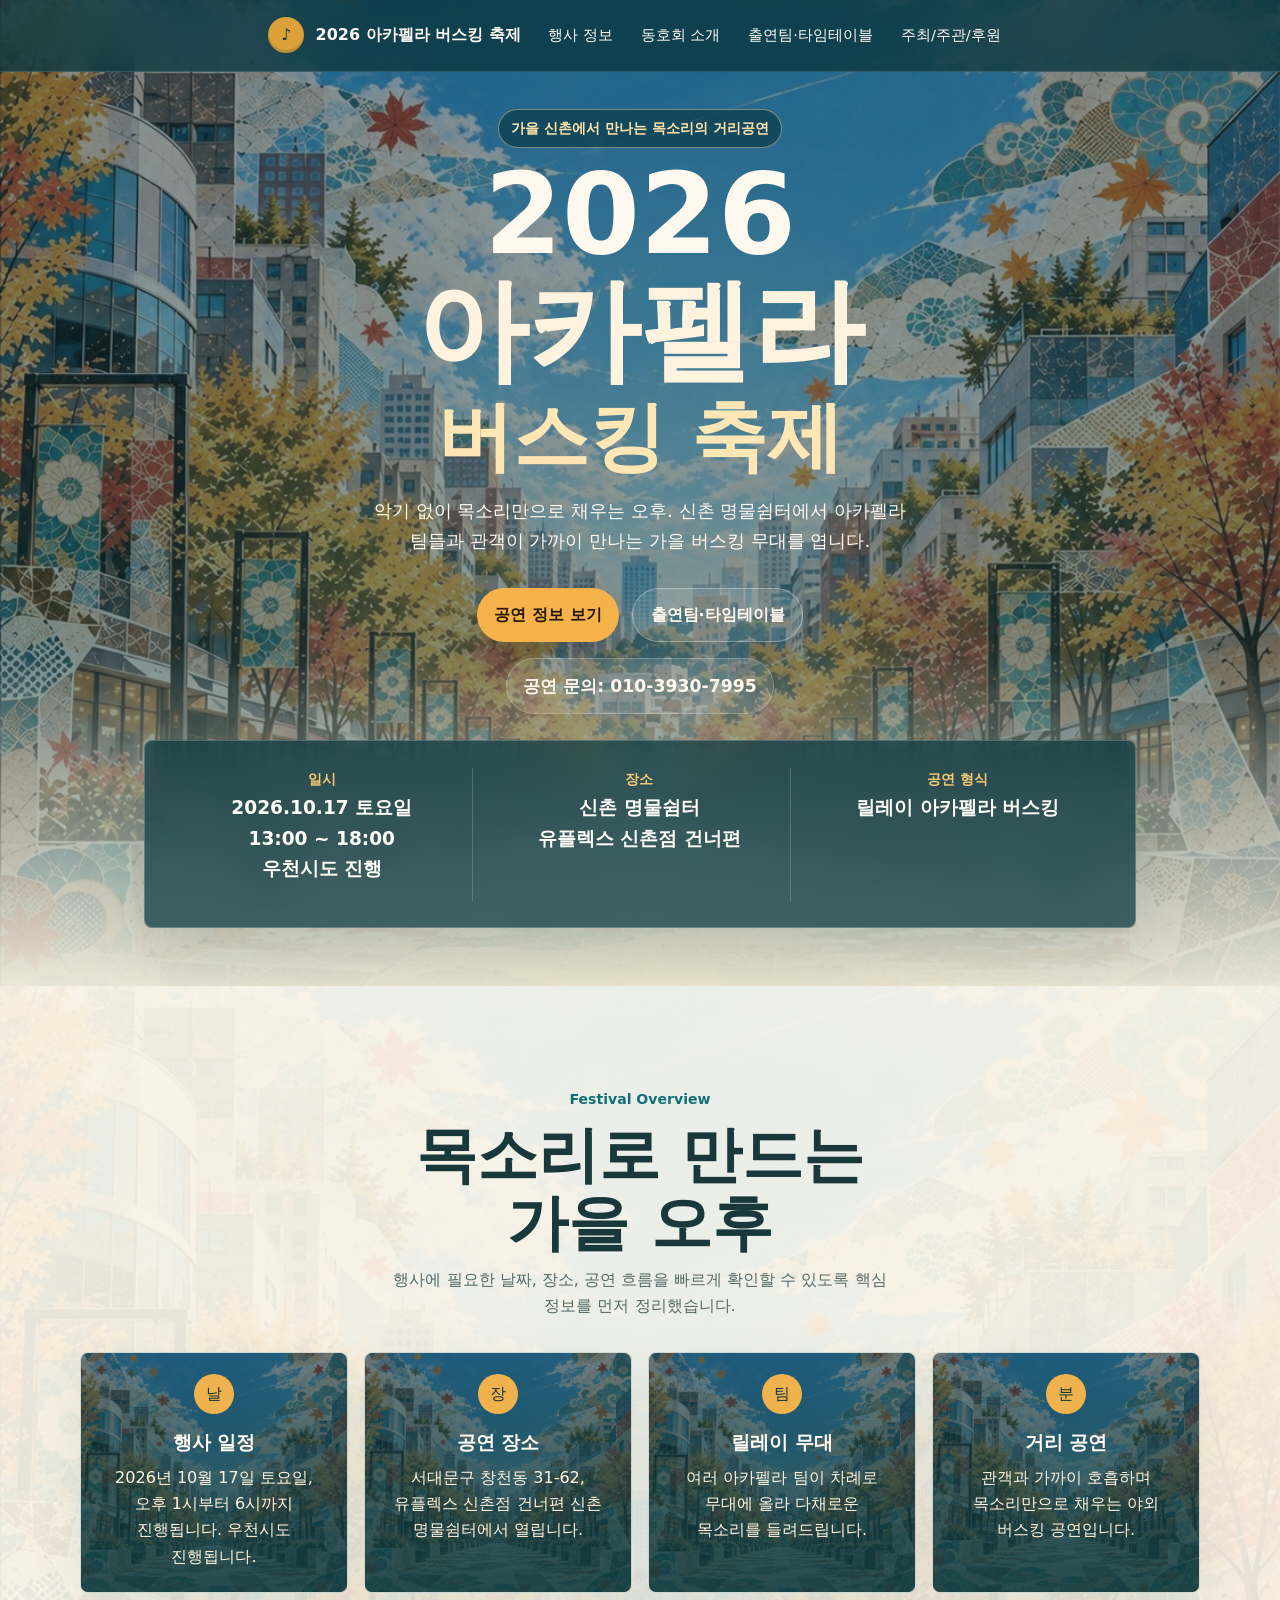
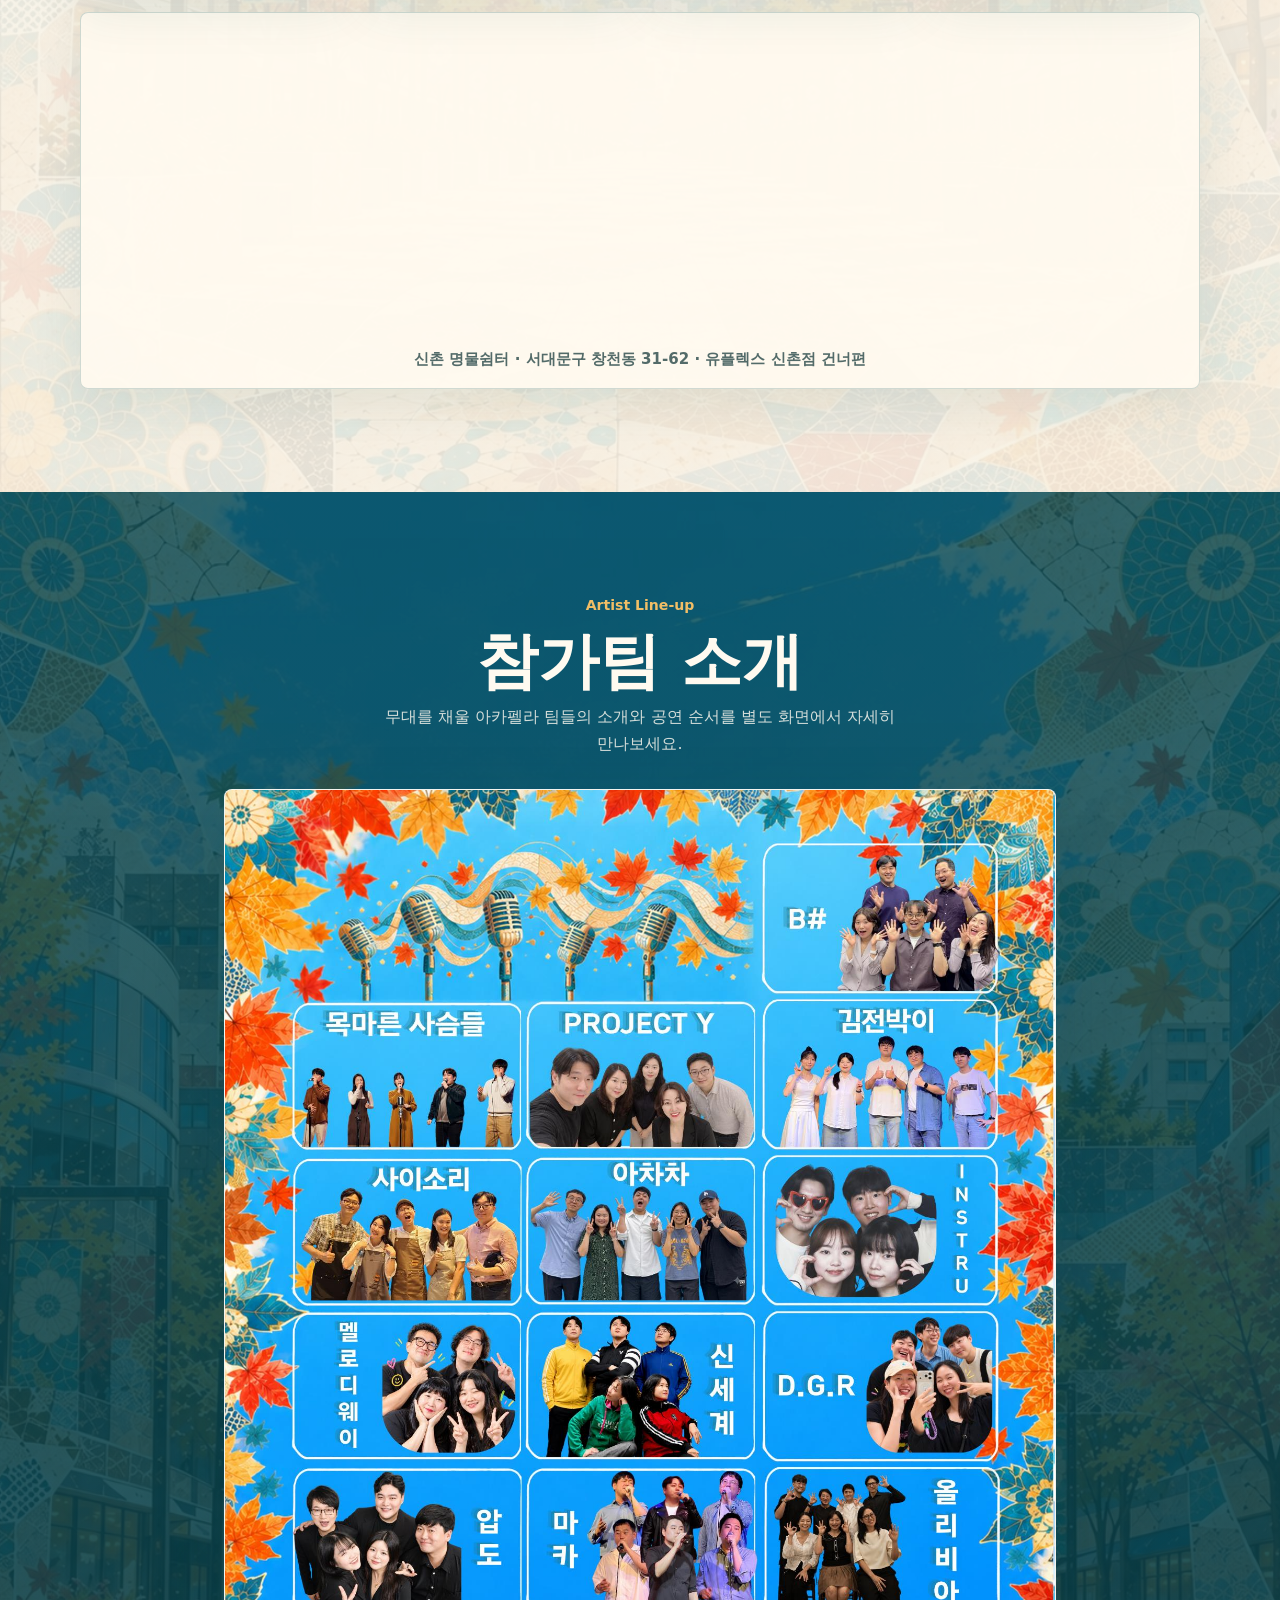
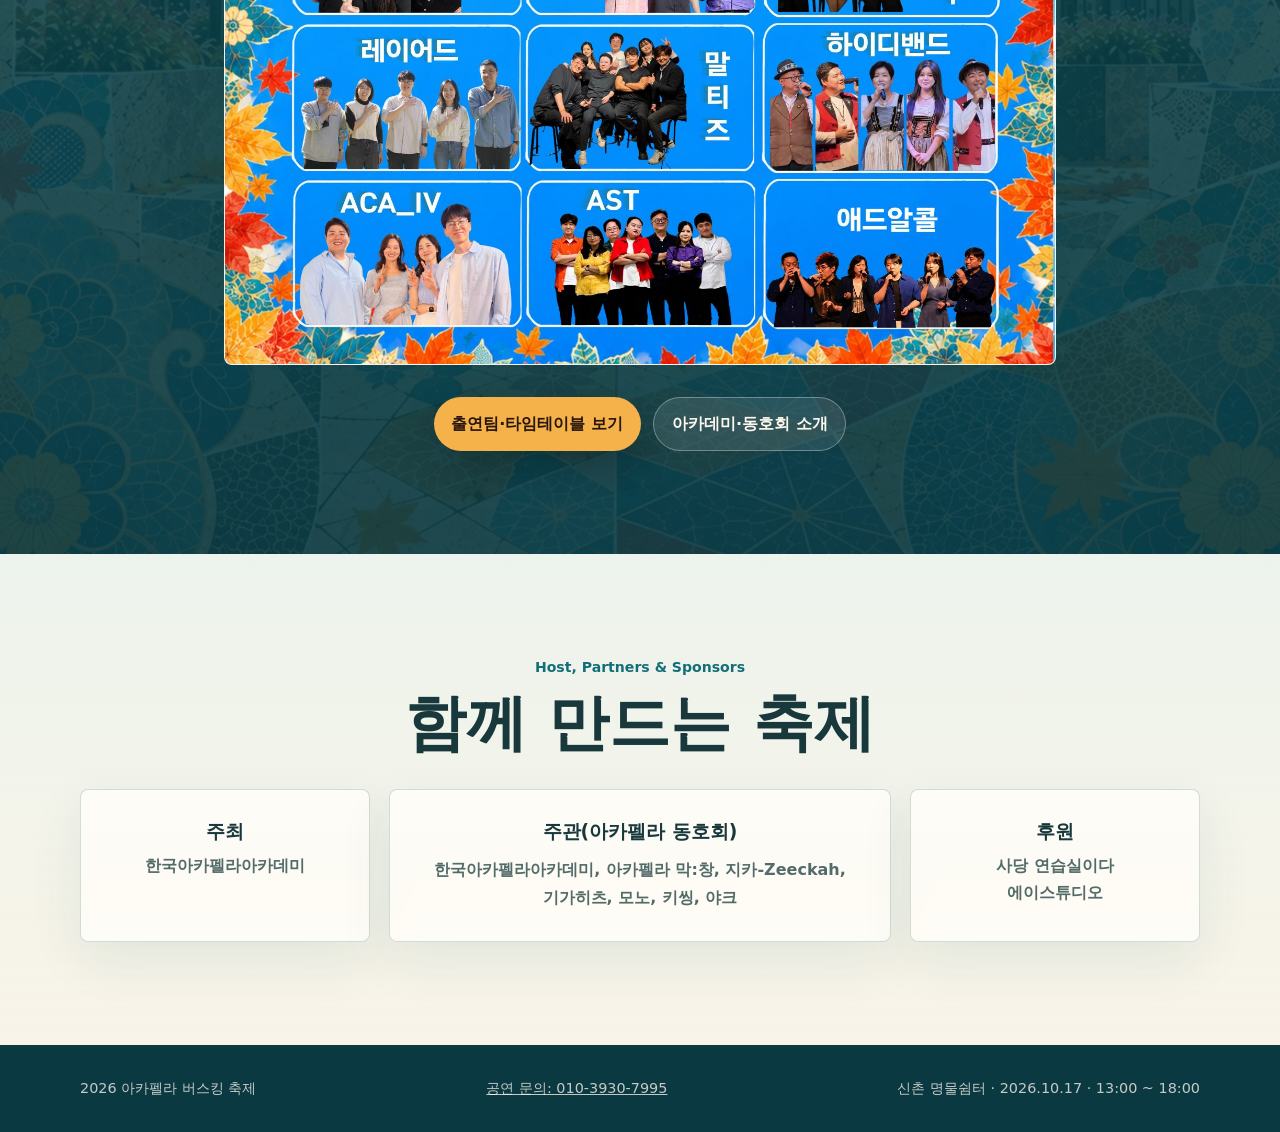
<file: index.html>
<!doctype html>
<html lang="ko">
  <head>
    <meta charset="UTF-8" />
    <meta name="viewport" content="width=device-width, initial-scale=1.0" />
    <link rel="icon" href="data:," />
    <title>2026 아카펠라 버스킹 축제</title>
    <meta
      name="description"
      content="2026 아카펠라 버스킹 축제 공연 안내. 2026년 10월 17일 신촌 명물쉼터에서 열리는 릴레이 아카펠라 버스킹입니다."
    />
    <style>
      :root {
        --ink: #18383c;
        --muted: #536b69;
        --paper: #f6f0df;
        --paper-strong: #fffaf0;
        --line: rgba(21, 91, 98, 0.2);
        --leaf: #287b72;
        --clay: #c95831;
        --gold: #dda13a;
        --wine: #9f3e34;
        --sky: #2d8fc0;
        --teal: #126f78;
        --shadow: 0 24px 70px rgba(15, 73, 79, 0.16);
        --festival-art: url("./assets/autumn-mosaic-street.jpg");
        --busking-photo: var(--festival-art);
      }

      * {
        box-sizing: border-box;
      }

      html {
        scroll-behavior: smooth;
      }

      body {
        margin: 0;
        color: var(--ink);
        font-family:
          Pretendard,
          "Noto Sans KR",
          "Apple SD Gothic Neo",
          "Malgun Gothic",
          system-ui,
          sans-serif;
        line-height: 1.65;
        background:
          radial-gradient(circle at 10% 10%, rgba(45, 143, 192, 0.13), transparent 30rem),
          radial-gradient(circle at 92% 20%, rgba(221, 161, 58, 0.13), transparent 28rem),
          linear-gradient(180deg, #f8f3e7 0%, #eaf2ec 54%, #fffaf0 100%);
        overflow-x: hidden;
      }

      a {
        color: inherit;
      }

      .site-header {
        position: fixed;
        z-index: 10;
        top: 0;
        left: 0;
        right: 0;
        display: flex;
        align-items: center;
        justify-content: center;
        gap: 1rem;
        padding: 1rem clamp(1rem, 4vw, 4rem);
        color: #fffaf2;
        background: rgba(11, 54, 62, 0.78);
        border-bottom: 1px solid rgba(255, 255, 255, 0.14);
        backdrop-filter: blur(18px);
      }

      .brand {
        display: flex;
        align-items: center;
        gap: 0.72rem;
        min-width: 0;
        font-weight: 800;
        letter-spacing: 0;
      }

      .brand-mark {
        display: grid;
        width: 2.25rem;
        height: 2.25rem;
        flex: 0 0 auto;
        place-items: center;
        color: #15383c;
        background: var(--gold);
        border-radius: 50%;
        box-shadow: inset 0 -0.2rem 0 rgba(0, 0, 0, 0.12);
      }

      .brand span:last-child {
        overflow: hidden;
        text-overflow: ellipsis;
        white-space: nowrap;
      }

      .nav {
        display: flex;
        flex-wrap: wrap;
        justify-content: flex-end;
        gap: 0.35rem;
        font-size: 0.92rem;
      }

      .nav a,
      .nav-placeholder {
        padding: 0.45rem 0.7rem;
        text-decoration: none;
        border-radius: 999px;
      }

      .nav-placeholder {
        cursor: default;
        user-select: none;
      }

      .nav a:hover {
        background: rgba(255, 255, 255, 0.13);
      }

      .hero {
        position: relative;
        display: grid;
        min-height: min(100svh, 58rem);
        padding: 6.8rem 1.25rem 3.6rem;
        overflow: hidden;
        color: #fff8ef;
        text-align: center;
        background:
          linear-gradient(180deg, rgba(8, 47, 59, 0.7) 0%, rgba(17, 78, 86, 0.58) 52%, rgba(38, 74, 66, 0.7) 100%),
          var(--festival-art) center 48% / cover;
      }

      .hero::before {
        content: "";
        position: absolute;
        inset: 0;
        z-index: 0;
        background:
          radial-gradient(circle at 50% 30%, rgba(255, 248, 226, 0.08), transparent 25rem),
          linear-gradient(180deg, rgba(8, 52, 69, 0.34), rgba(16, 77, 79, 0.5)),
          var(--festival-art) center 48% / cover;
        filter: saturate(0.72) brightness(0.88);
        opacity: 0.82;
      }

      .hero::after {
        content: "";
        position: absolute;
        inset: 0;
        z-index: 0;
        background:
          radial-gradient(ellipse at center bottom, rgba(246, 221, 165, 0.16), transparent 36rem),
          linear-gradient(180deg, transparent 66%, rgba(246, 240, 223, 0.92) 100%);
      }

      .hero-inner {
        position: relative;
        z-index: 1;
        display: grid;
        grid-template-columns: 1fr;
        align-items: center;
        justify-items: center;
        gap: 1.65rem;
        width: min(1120px, 100%);
        margin: auto;
      }

      .hero-inner > *,
      .section-inner > * {
        min-width: 0;
      }

      .eyebrow {
        display: inline-flex;
        width: fit-content;
        align-items: center;
        gap: 0.55rem;
        margin: 0 auto 1.1rem;
        padding: 0.42rem 0.78rem;
        color: #ffe2a8;
        font-size: 0.9rem;
        font-weight: 800;
        border: 1px solid rgba(255, 226, 168, 0.44);
        border-radius: 999px;
        background: rgba(8, 54, 65, 0.62);
      }

      .hero h1 {
        display: grid;
        gap: 0.18em;
        justify-items: center;
        max-width: 100%;
        margin: 0;
        font-size: clamp(3.9rem, 13vw, 7rem);
        line-height: 0.86;
        letter-spacing: 0;
        word-break: keep-all;
      }

      .title-line {
        display: block;
        white-space: nowrap;
      }

      .title-line:nth-child(2) {
        color: #fff2df;
      }

      .title-line:nth-child(3) {
        color: #ffe7b5;
        font-size: 0.68em;
        line-height: 1;
      }

      .hero-copy {
        max-width: 34rem;
        margin: 1.35rem auto 0;
        color: #fff8ee;
        font-size: clamp(1rem, 4vw, 1.14rem);
        word-break: keep-all;
        overflow-wrap: break-word;
      }

      .hero-actions {
        display: flex;
        flex-wrap: wrap;
        justify-content: center;
        gap: 0.8rem;
        margin-top: 2rem;
      }

      .contact-callout {
        display: inline-flex;
        width: fit-content;
        max-width: 100%;
        margin-top: 1rem;
        padding: 0.78rem 1rem;
        align-items: center;
        justify-content: center;
        color: #fff8ef;
        font-size: clamp(0.98rem, 2.4vw, 1.08rem);
        font-weight: 800;
        text-align: center;
        text-decoration: none;
        border: 1px solid rgba(255, 255, 255, 0.24);
        border-radius: 999px;
        background: rgba(255, 255, 255, 0.12);
        word-break: keep-all;
        overflow-wrap: break-word;
      }

      .button {
        display: inline-flex;
        min-height: 3.25rem;
        align-items: center;
        justify-content: center;
        gap: 0.55rem;
        padding: 0.8rem 1.1rem;
        font-weight: 800;
        text-decoration: none;
        border-radius: 999px;
      }

      .button.primary {
        color: #28170c;
        background: #f5b24a;
        box-shadow: 0 16px 36px rgba(0, 0, 0, 0.2);
      }

      .button.secondary {
        color: #fff8ef;
        border: 1px solid rgba(255, 255, 255, 0.32);
        background: rgba(255, 255, 255, 0.1);
      }

      .hero-panel {
        width: min(100%, 62rem);
        padding: clamp(1.2rem, 3vw, 1.65rem);
        border: 1px solid rgba(255, 255, 255, 0.22);
        border-radius: 8px;
        background: rgba(8, 54, 65, 0.72);
        box-shadow: var(--shadow);
        backdrop-filter: blur(18px);
      }

      .hero-panel dl {
        display: grid;
        grid-template-columns: repeat(3, minmax(0, 1fr));
        gap: 1rem;
        margin: 0;
      }

      .hero-panel div {
        padding-bottom: 1rem;
        border-right: 1px solid rgba(255, 255, 255, 0.18);
        border-bottom: 0;
      }

      .hero-panel div:last-child {
        padding-bottom: 0;
        border-right: 0;
      }

      dt {
        color: #f4c875;
        font-size: 0.86rem;
        font-weight: 800;
        text-align: center;
      }

      dd {
        margin: 0.18rem 0 0;
        font-size: clamp(1rem, 1.6vw, 1.16rem);
        font-weight: 800;
        color: #fffdf8;
        text-align: center;
      }

      main {
        position: relative;
        z-index: 2;
      }

      section {
        padding: clamp(3.8rem, 8vw, 6.5rem) 1.25rem;
      }

      .section-inner {
        width: min(1120px, 100%);
        margin: 0 auto;
      }

      #about {
        background:
          linear-gradient(180deg, rgba(248, 243, 231, 0.95), rgba(248, 243, 231, 0.9)),
          var(--festival-art) center 70% / cover;
      }

      .section-heading {
        display: grid;
        gap: 0.6rem;
        justify-items: center;
        max-width: 34rem;
        margin: 0 auto 2rem;
        text-align: center;
      }

      .section-heading p {
        margin: 0;
        color: var(--muted);
        word-break: keep-all;
        overflow-wrap: break-word;
      }

      .label {
        color: var(--teal);
        font-size: 0.88rem;
        font-weight: 900;
      }

      h2 {
        margin: 0;
        font-size: clamp(2rem, 5vw, 3.8rem);
        line-height: 1.12;
        letter-spacing: 0;
        word-break: keep-all;
        overflow-wrap: break-word;
        text-wrap: balance;
      }

      h3 {
        margin: 0;
        font-size: 1.18rem;
        line-height: 1.35;
      }

      .quick-grid {
        display: grid;
        grid-template-columns: repeat(4, minmax(0, 1fr));
        gap: 1rem;
        margin-inline: auto;
      }

      .info-card,
      .recruit-box,
      .notice-box,
      .host-box,
      .sponsor-box {
        border: 1px solid var(--line);
        border-radius: 8px;
        background: rgba(255, 250, 240, 0.88);
        box-shadow: 0 18px 52px rgba(15, 73, 79, 0.09);
      }

      .info-card {
        position: relative;
        overflow: hidden;
        min-height: 11rem;
        padding: 1.35rem;
        color: #fffaf2;
        text-align: center;
      }

      .info-card::before {
        content: "";
        position: absolute;
        inset: 0;
        z-index: 0;
        background:
          linear-gradient(180deg, rgba(8, 54, 65, 0.5), rgba(13, 80, 81, 0.72)),
          var(--festival-art) center / cover;
        filter: saturate(0.68);
      }

      .info-card::after {
        content: "";
        position: absolute;
        inset: 0;
        z-index: 0;
        background: linear-gradient(180deg, rgba(9, 53, 66, 0.2), rgba(10, 53, 58, 0.66));
      }

      .info-card:nth-child(1)::before {
        background-image:
          linear-gradient(180deg, rgba(8, 54, 65, 0.48), rgba(13, 80, 81, 0.68)),
          var(--festival-art);
        background-position: 18% 42%;
      }

      .info-card:nth-child(2)::before {
        background-image:
          linear-gradient(180deg, rgba(8, 54, 65, 0.48), rgba(13, 80, 81, 0.68)),
          var(--festival-art);
        background-position: 44% 44%;
      }

      .info-card:nth-child(3)::before {
        background-image:
          linear-gradient(180deg, rgba(8, 54, 65, 0.48), rgba(13, 80, 81, 0.68)),
          var(--festival-art);
        background-position: 68% 40%;
      }

      .info-card:nth-child(4)::before {
        background-image:
          linear-gradient(180deg, rgba(8, 54, 65, 0.48), rgba(13, 80, 81, 0.68)),
          var(--festival-art);
        background-position: 86% 52%;
      }

      .info-card > * {
        position: relative;
        z-index: 1;
      }

      .info-card .icon {
        display: grid;
        width: 2.5rem;
        height: 2.5rem;
        place-items: center;
        margin: 0 auto 1rem;
        color: #15383c;
        background: #f0b24c;
        border-radius: 50%;
      }

      .info-card p {
        margin: 0.55rem 0 0;
        color: #fff4df;
        word-break: keep-all;
        overflow-wrap: break-word;
      }

      .recruit {
        background:
          linear-gradient(180deg, rgba(246, 240, 223, 0.92), rgba(227, 241, 237, 0.96)),
          var(--festival-art) center 58% / cover;
      }

      .recruit-layout {
        display: grid;
        grid-template-columns: minmax(0, 0.82fr) minmax(0, 1.18fr);
        gap: 1.2rem;
        align-items: start;
      }

      .recruit-highlight {
        margin: 0 auto 1.35rem;
        padding: 0.95rem 1.1rem;
        color: #fff8ef;
        font-size: clamp(1.12rem, 2.3vw, 1.34rem);
        font-weight: 800;
        text-align: center;
        border: 1px solid rgba(18, 111, 120, 0.28);
        border-radius: 8px;
        background:
          linear-gradient(135deg, rgba(15, 102, 115, 0.94), rgba(45, 143, 192, 0.9)),
          linear-gradient(45deg, transparent, rgba(255, 255, 255, 0.16));
        box-shadow: 0 18px 52px rgba(15, 73, 79, 0.13);
        word-break: keep-all;
        overflow-wrap: break-word;
      }

      .recruit-box {
        padding: clamp(1.25rem, 3vw, 2rem);
        background: rgba(255, 250, 240, 0.94);
      }

      .map-box {
        overflow: hidden;
        margin-top: 1.2rem;
        border: 1px solid var(--line);
        border-radius: 8px;
        background: rgba(255, 250, 240, 0.94);
        box-shadow: 0 18px 52px rgba(15, 73, 79, 0.09);
      }

      .map-frame {
        width: 100%;
        height: 20rem;
        border: 0;
        display: block;
      }

      .map-caption {
        padding: 0.9rem 1rem 1rem;
        color: var(--muted);
        font-size: 0.94rem;
        font-weight: 700;
        text-align: center;
        word-break: keep-all;
        overflow-wrap: break-word;
      }

      .deadline {
        display: grid;
        gap: 0.5rem;
        padding: clamp(1.25rem, 3vw, 2rem);
        color: #fff9ef;
        text-align: center;
        border-radius: 8px;
        background:
          linear-gradient(135deg, rgba(14, 91, 101, 0.96), rgba(28, 119, 126, 0.92)),
          linear-gradient(45deg, transparent, rgba(255, 255, 255, 0.16));
        box-shadow: var(--shadow);
      }

      .deadline strong {
        font-size: clamp(1.65rem, 5vw, 2.45rem);
        line-height: 1.08;
        word-break: keep-all;
      }

      .detail-list {
        display: grid;
        gap: 0;
        margin: 0;
      }

      .detail-row {
        display: grid;
        grid-template-columns: 8rem minmax(0, 1fr);
        gap: 1rem;
        padding: 1rem 0;
        border-bottom: 1px solid var(--line);
      }

      .detail-row:last-child {
        border-bottom: 0;
      }

      .detail-row dt {
        color: var(--clay);
        font-size: 1.02rem;
        font-weight: 900;
        text-align: center;
      }

      .detail-row dd {
        color: var(--ink);
        font-size: 1.14rem;
        font-weight: 700;
        word-break: keep-all;
        overflow-wrap: break-word;
        text-align: center;
      }

      .inline-list {
        display: grid;
        gap: 0.45rem;
        padding: 0;
        margin: 0;
        list-style: none;
      }

      .inline-list li {
        display: grid;
        grid-template-columns: 0.42rem minmax(0, 1fr);
        align-items: center;
        gap: 0.45rem;
        padding: 0.52rem 0.65rem;
        border-radius: 8px;
        background: rgba(18, 111, 120, 0.08);
        color: var(--ink);
        font-size: 1.04rem;
        word-break: keep-all;
        overflow-wrap: break-word;
      }

      .inline-list li::before {
        content: "";
        width: 0.42rem;
        height: 0.42rem;
        border-radius: 50%;
        background: var(--teal);
      }

      .empty-link {
        display: inline-flex;
        width: min(100%, 18rem);
        min-height: 1.8rem;
        margin: 0 auto;
        align-items: center;
        justify-content: center;
        color: var(--clay);
        font-weight: 800;
        text-decoration: none;
        border-bottom: 1px solid rgba(115, 48, 71, 0.34);
      }

      .notes {
        background:
          linear-gradient(180deg, rgba(45, 143, 192, 0.08), rgba(255, 255, 255, 0)),
          var(--paper);
      }

      .notice-box {
        padding: clamp(1.25rem, 3vw, 2rem);
      }

      .notice-list {
        display: grid;
        gap: 0.9rem;
        padding: 0;
        margin: 0;
        list-style: none;
      }

      .notice-list li {
        display: grid;
        grid-template-columns: 1.8rem minmax(0, 1fr);
        gap: 0.8rem;
        align-items: start;
        color: #23474a;
        word-break: keep-all;
        overflow-wrap: break-word;
      }

      .notice-list li::before {
        content: "!";
        display: grid;
        width: 1.8rem;
        height: 1.8rem;
        place-items: center;
        color: #fff8ef;
        font-size: 0.8rem;
        font-weight: 900;
        border-radius: 50%;
        background: var(--clay);
      }

      .hosts {
        background: linear-gradient(180deg, rgba(234, 242, 236, 0.84), rgba(248, 243, 231, 0.96));
      }

      .hosts .section-inner {
        display: grid;
        justify-items: center;
      }

      .host-grid {
        display: grid;
        grid-template-columns: minmax(0, 0.78fr) minmax(0, 1.35fr) minmax(0, 0.78fr);
        gap: 1.2rem;
        width: min(70rem, 100%);
        margin-inline: auto;
      }

      .host-box {
        min-width: 0;
        display: flex;
        flex-direction: column;
        align-items: center;
        padding: clamp(1.25rem, 3vw, 1.8rem);
        background: rgba(255, 253, 248, 0.88);
        text-align: center;
      }

      .host-box p {
        margin: 0.55rem 0 0;
        color: var(--muted);
        font-weight: 700;
        word-break: keep-all;
        overflow-wrap: break-word;
      }

      .organizer-list {
        display: block;
        width: 100%;
        max-width: 100%;
        margin: 0.75rem auto 0;
        color: var(--muted);
        font-size: 1rem;
        font-weight: 800;
        line-height: 1.75;
        word-break: keep-all;
        overflow-wrap: break-word;
        text-align: center;
      }

      .organizer-list span {
        display: inline;
      }

      .organizer-list-mobile {
        display: none;
      }

      .teams {
        position: relative;
        overflow: hidden;
        background:
          linear-gradient(180deg, rgba(12, 77, 87, 0.84), rgba(9, 58, 67, 0.91)),
          var(--festival-art) center 70% / cover;
        color: #fffaf0;
      }

      .teams .section-inner {
        position: relative;
        z-index: 1;
      }

      .teams .label {
        color: #f1be66;
      }

      .teams .section-heading p {
        color: rgba(255, 250, 240, 0.82);
      }

      .team-poster {
        width: min(52rem, 100%);
        margin: 0 auto;
        border: 1px solid rgba(255, 255, 255, 0.38);
        border-radius: 8px;
        overflow: hidden;
        background: rgba(255, 250, 240, 0.92);
        box-shadow: var(--shadow);
      }

      .team-poster img {
        display: block;
        width: 100%;
        height: auto;
      }

      footer {
        padding: 2rem clamp(1.25rem, 5vw, 5rem);
        color: rgba(255, 248, 239, 0.76);
        background: #0b3941;
      }

      .footer-inner {
        display: flex;
        width: min(1120px, 100%);
        margin: 0 auto;
        justify-content: space-between;
        gap: 1rem;
        font-size: 0.9rem;
      }

      @media (max-width: 900px) {
        .site-header {
          align-items: center;
          padding: 0.85rem 1rem;
        }

        .nav {
          display: none;
        }

        .hero {
          min-height: min(100svh, 52rem);
          padding-top: 6.1rem;
        }

        .hero-inner,
        .recruit-layout,
        .host-grid {
          grid-template-columns: 1fr;
        }

        .hero-panel {
          max-width: 24rem;
        }

        .hero-panel dl {
          grid-template-columns: 1fr;
        }

        .hero-panel div {
          border-right: 0;
          border-bottom: 1px solid rgba(255, 255, 255, 0.18);
        }

        .hero-panel div:last-child {
          border-bottom: 0;
        }

        .quick-grid {
          grid-template-columns: repeat(2, minmax(0, 1fr));
        }

      }

      @media (max-width: 620px) {
        body {
          line-height: 1.58;
        }

        .section-inner {
          display: grid;
          justify-items: center;
        }

        .hero {
          padding-right: 1.15rem;
          padding-bottom: 3.2rem;
          padding-left: 1.15rem;
          min-height: 50rem;
        }

        .hero h1 {
          font-size: clamp(3.45rem, 17vw, 4.35rem);
        }

        .hero-copy {
          max-width: 19rem;
          margin-right: auto;
          margin-left: auto;
        }

        .hero-actions,
        .hero-panel,
        .quick-grid,
        .recruit-box,
        .deadline,
          .notice-box,
          .host-grid {
          width: 100%;
          max-width: 19rem;
          margin-right: auto;
          margin-left: auto;
        }

        .section-heading {
          width: 100%;
          max-width: 19rem;
          margin-right: auto;
          margin-left: auto;
        }

        .section-heading h2 {
          word-break: keep-all;
          overflow-wrap: normal;
        }

        .section-heading p {
          word-break: keep-all;
          overflow-wrap: break-word;
        }

        .hero-actions,
        .footer-inner {
          flex-direction: column;
        }

        .button {
          width: 100%;
          max-width: 100%;
        }

        .map-frame {
          height: 16rem;
        }

        .quick-grid {
          grid-template-columns: 1fr;
        }

        .info-card {
          min-height: auto;
        }

        .detail-row {
          grid-template-columns: 1fr;
          gap: 0.25rem;
          padding: 0.9rem 0;
        }

        .detail-row dt,
        .detail-row dd {
          text-align: center;
        }

        .inline-list li {
          text-align: left;
        }

        .notice-list li {
          grid-template-columns: 1.55rem minmax(0, 1fr);
          gap: 0.65rem;
        }

        .notice-list li::before {
          width: 1.55rem;
          height: 1.55rem;
        }

        .organizer-list {
          display: none;
        }

        .organizer-list-mobile {
          display: grid;
          gap: 0.42rem;
        }

        .organizer-list-mobile span {
          display: block;
        }

        .team-poster {
          width: 100%;
          max-width: 19rem;
          margin-right: auto;
          margin-left: auto;
        }
      }

    </style>
  </head>
  <body>
    <header class="site-header" aria-label="상단 내비게이션">
      <div class="brand">
        <span class="brand-mark" aria-hidden="true">♪</span>
        <span>2026 아카펠라 버스킹 축제</span>
      </div>
      <nav class="nav" aria-label="페이지 이동">
        <a href="#about">행사 정보</a>
        <a href="./clubs.html">동호회 소개</a>
        <a href="./lineup.html">출연팀·타임테이블</a>
        <a href="#hosts">주최/주관/후원</a>
      </nav>
    </header>

    <section class="hero" aria-labelledby="hero-title">
      <div class="hero-inner">
        <div>
          <p class="eyebrow">가을 신촌에서 만나는 목소리의 거리공연</p>
          <h1 id="hero-title">
            <span class="title-line">2026</span>
            <span class="title-line">아카펠라</span>
            <span class="title-line">버스킹 축제</span>
          </h1>
          <p class="hero-copy">
            악기 없이 목소리만으로 채우는 오후. 신촌 명물쉼터에서 아카펠라 팀들과 관객이 가까이
            만나는 가을 버스킹 무대를 엽니다.
          </p>
          <div class="hero-actions" aria-label="주요 이동">
            <a class="button primary" href="#about">공연 정보 보기</a>
            <a class="button secondary" href="./lineup.html">출연팀·타임테이블</a>
          </div>
          <a class="contact-callout" href="tel:01039307995">공연 문의: 010-3930-7995</a>
        </div>
        <aside class="hero-panel" aria-label="행사 핵심 정보">
          <dl>
            <div>
              <dt>일시</dt>
              <dd>2026.10.17 토요일<br />13:00 ~ 18:00<br />우천시도 진행</dd>
            </div>
            <div>
              <dt>장소</dt>
              <dd>신촌 명물쉼터<br />유플렉스 신촌점 건너편</dd>
            </div>
            <div>
              <dt>공연 형식</dt>
              <dd>릴레이 아카펠라 버스킹</dd>
            </div>
          </dl>
        </aside>
      </div>
    </section>

    <main>
      <section id="about" aria-labelledby="about-title">
        <div class="section-inner">
          <div class="section-heading">
            <span class="label">Festival Overview</span>
            <h2 id="about-title">목소리로 만드는 가을 오후</h2>
            <p>
              행사에 필요한 날짜, 장소, 공연 흐름을 빠르게 확인할 수 있도록 핵심 정보를 먼저 정리했습니다.
            </p>
          </div>
          <div class="quick-grid">
            <article class="info-card">
              <span class="icon" aria-hidden="true">날</span>
              <h3>행사 일정</h3>
              <p>2026년 10월 17일 토요일, 오후 1시부터 6시까지 진행됩니다. 우천시도 진행됩니다.</p>
            </article>
            <article class="info-card">
              <span class="icon" aria-hidden="true">장</span>
              <h3>공연 장소</h3>
              <p>서대문구 창천동 31-62, 유플렉스 신촌점 건너편 신촌 명물쉼터에서 열립니다.</p>
            </article>
            <article class="info-card">
              <span class="icon" aria-hidden="true">팀</span>
              <h3>릴레이 무대</h3>
              <p>여러 아카펠라 팀이 차례로 무대에 올라 다채로운 목소리를 들려드립니다.</p>
            </article>
            <article class="info-card">
              <span class="icon" aria-hidden="true">분</span>
              <h3>거리 공연</h3>
              <p>관객과 가까이 호흡하며 목소리만으로 채우는 야외 버스킹 공연입니다.</p>
            </article>
          </div>
          <div class="map-box" aria-label="신촌 명물쉼터 지도">
            <iframe
              class="map-frame"
              loading="lazy"
              referrerpolicy="no-referrer-when-downgrade"
              src="https://maps.google.com/maps?q=%EC%84%9C%EC%9A%B8%20%EC%84%9C%EB%8C%80%EB%AC%B8%EA%B5%AC%20%EC%B0%BD%EC%B2%9C%EB%8F%99%2031-62&z=17&output=embed"
              title="신촌 명물쉼터 위치 지도"
            ></iframe>
            <div class="map-caption">신촌 명물쉼터 · 서대문구 창천동 31-62 · 유플렉스 신촌점 건너편</div>
          </div>
        </div>
      </section>

      <section class="teams" id="teams" aria-labelledby="teams-title">
        <div class="section-inner">
          <div class="section-heading">
            <span class="label">Artist Line-up</span>
            <h2 id="teams-title">참가팀 소개</h2>
            <p>무대를 채울 아카펠라 팀들의 소개와 공연 순서를 별도 화면에서 자세히 만나보세요.</p>
          </div>
          <figure class="team-poster">
            <img
              src="./assets/participants-poster-web.jpg"
              alt="2026 아카펠라 버스킹 축제 참가팀 포스터"
              width="1587"
              height="2245"
              loading="lazy"
            />
          </figure>
          <div class="hero-actions" aria-label="출연팀 상세 이동">
            <a class="button primary" href="./lineup.html">출연팀·타임테이블 보기</a>
            <a class="button secondary" href="./clubs.html">아카데미·동호회 소개</a>
          </div>
        </div>
      </section>

      <section class="hosts" id="hosts" aria-labelledby="hosts-title">
        <div class="section-inner">
          <div class="section-heading">
            <span class="label">Host, Partners & Sponsors</span>
            <h2 id="hosts-title">함께 만드는 축제</h2>
          </div>
          <div class="host-grid">
            <article class="host-box">
              <h3>주최</h3>
              <p>한국아카펠라아카데미</p>
            </article>
            <article class="host-box">
              <h3>주관(아카펠라 동호회)</h3>
              <div class="organizer-list">
                한국아카펠라아카데미, 아카펠라 막:창, 지카-Zeeckah,<br />
                기가히츠, 모노, 키씽, 야크
              </div>
              <div class="organizer-list organizer-list-mobile">
                <span>한국아카펠라아카데미</span>
                <span>아카펠라 막:창</span>
                <span>지카-Zeeckah</span>
                <span>기가히츠</span>
                <span>모노</span>
                <span>키씽</span>
                <span>야크</span>
              </div>
            </article>
            <article class="host-box">
              <h3>후원</h3>
              <p>사당 연습실이다<br />에이스튜디오</p>
            </article>
          </div>
        </div>
      </section>
    </main>

    <footer>
      <div class="footer-inner">
        <span>2026 아카펠라 버스킹 축제</span>
        <a href="tel:01039307995">공연 문의: 010-3930-7995</a>
        <span>신촌 명물쉼터 · 2026.10.17 · 13:00 ~ 18:00</span>
      </div>
    </footer>
  </body>
</html>
</file>
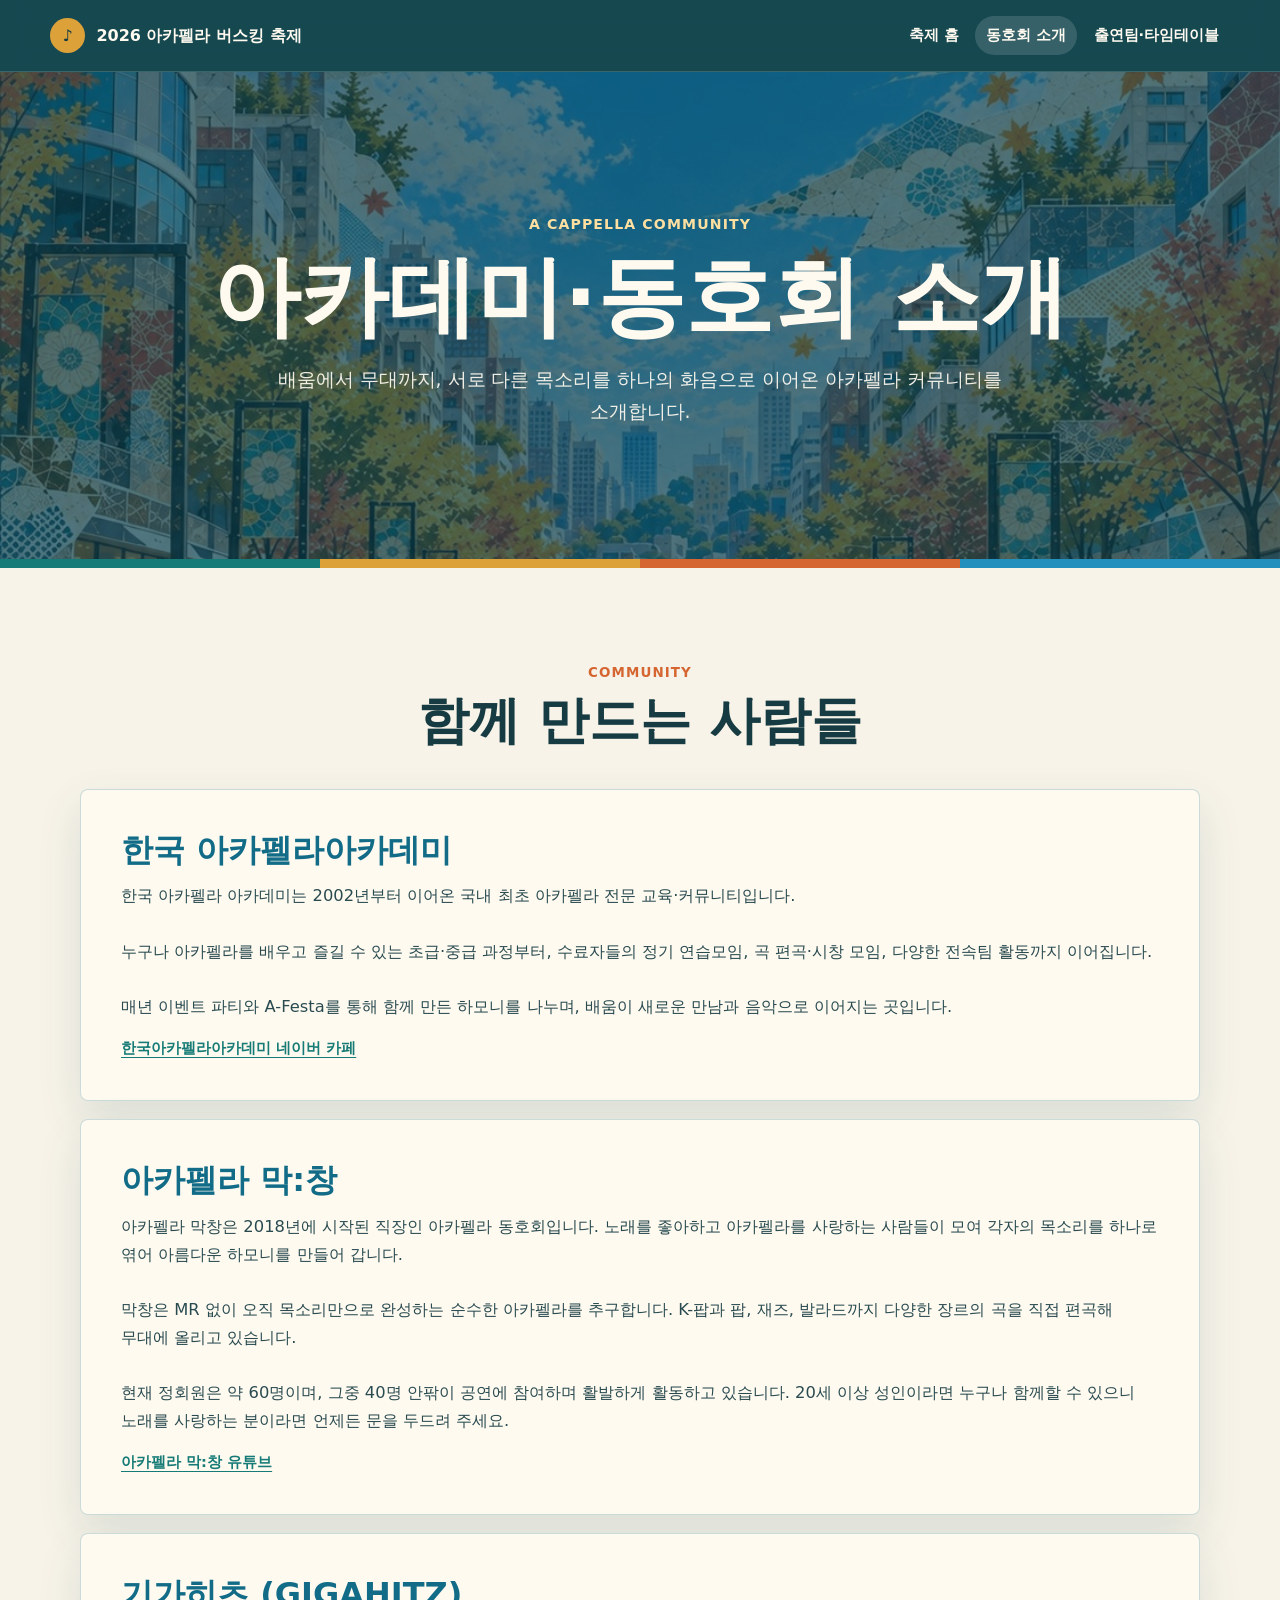
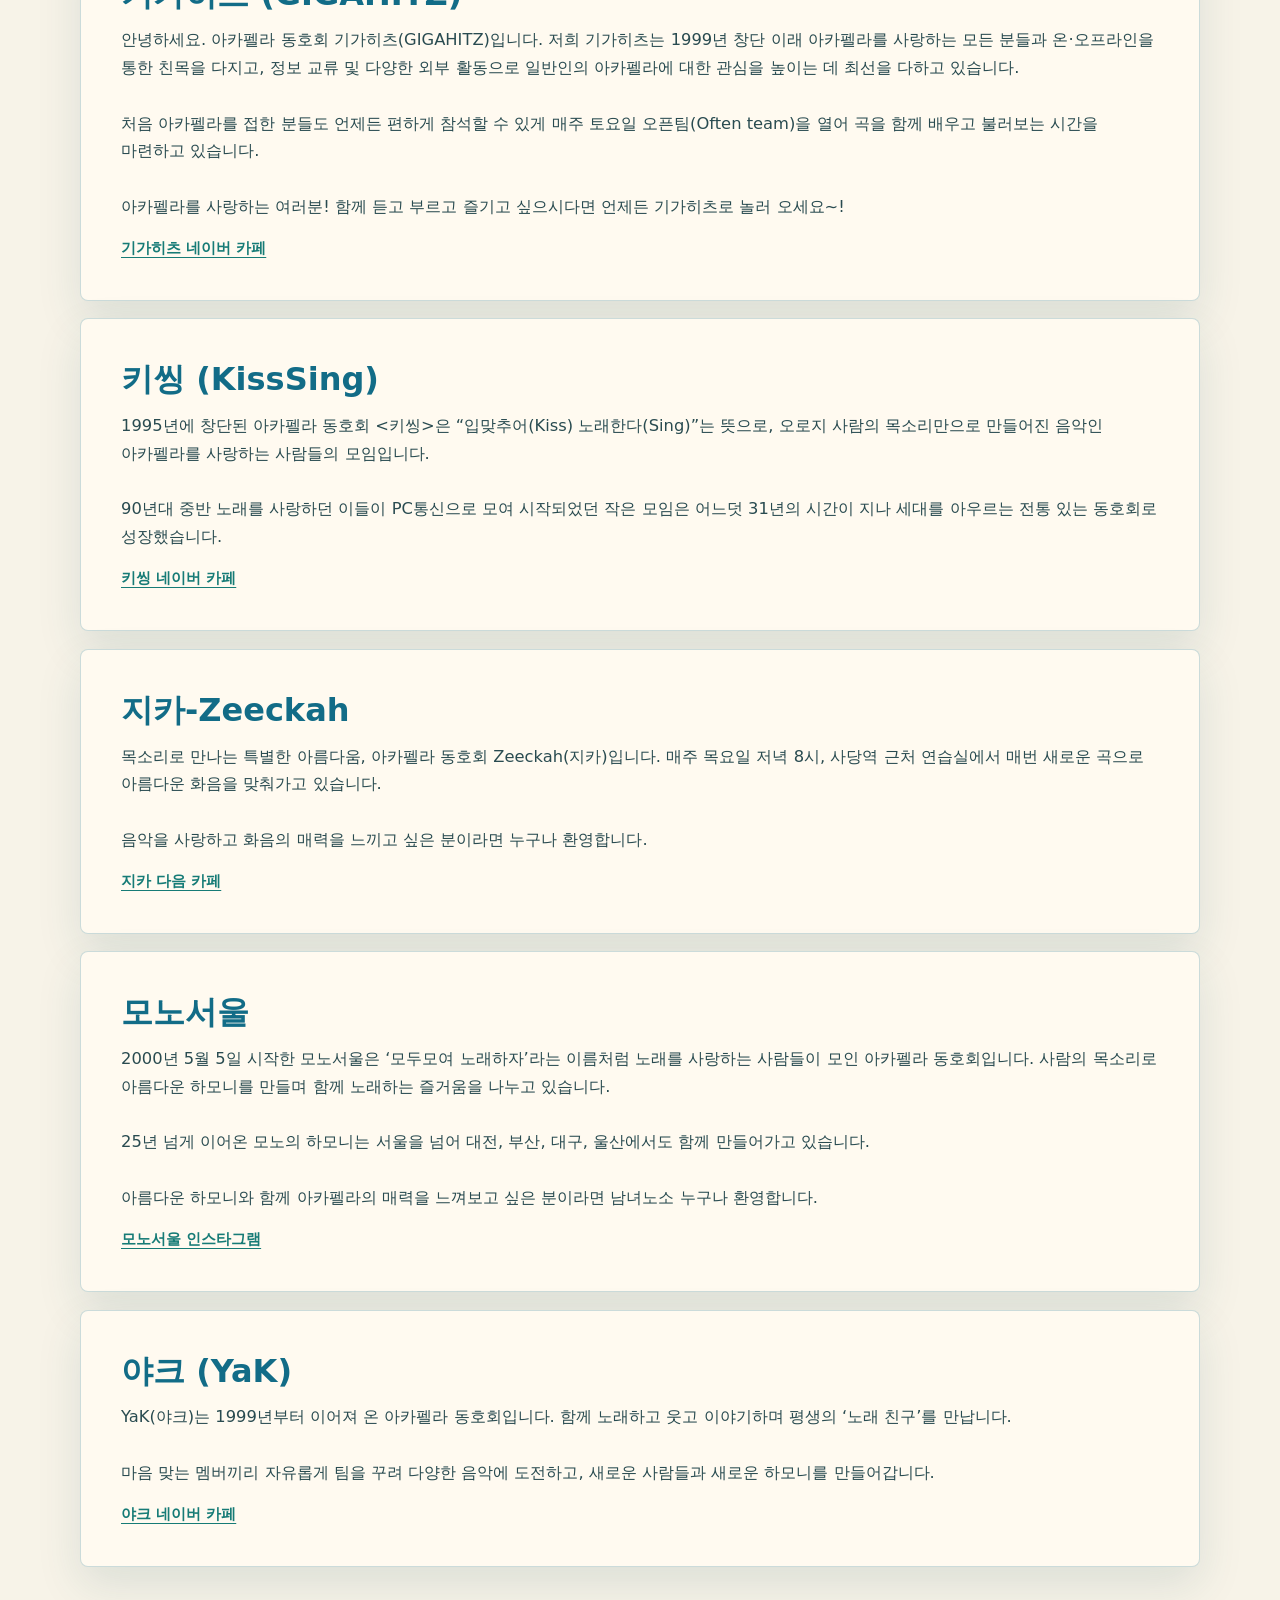
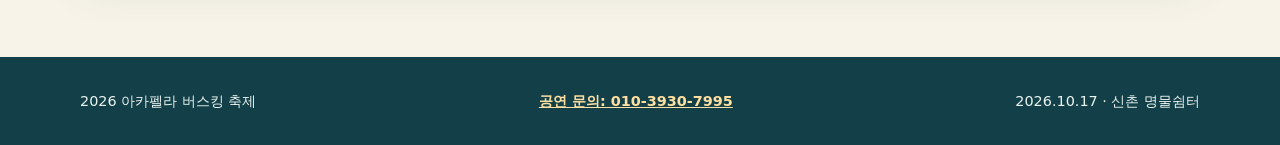
<file: clubs.html>
<!doctype html>
<html lang="ko">
  <head>
    <meta charset="UTF-8" />
    <meta name="viewport" content="width=device-width, initial-scale=1.0" />
    <link rel="icon" href="data:," />
    <link rel="stylesheet" href="./detail.css" />
    <title>아카데미·동호회 소개 | 2026 아카펠라 버스킹 축제</title>
    <meta name="description" content="2026 아카펠라 버스킹 축제를 함께 만드는 아카펠라 아카데미와 동호회를 소개합니다." />
  </head>
  <body>
    <header class="site-header" aria-label="상단 내비게이션">
      <a class="brand" href="./index.html"><span class="brand-mark" aria-hidden="true">♪</span><span>2026 아카펠라 버스킹 축제</span></a>
      <nav class="nav" aria-label="페이지 이동">
        <a href="./index.html">축제 홈</a>
        <a href="./clubs.html" aria-current="page">동호회 소개</a>
        <a href="./lineup.html">출연팀·타임테이블</a>
      </nav>
    </header>

    <main>
      <section class="page-hero" aria-labelledby="page-title">
        <div class="hero-inner">
          <p class="eyebrow">A Cappella Community</p>
          <h1 id="page-title">아카데미·동호회 소개</h1>
          <p>배움에서 무대까지, 서로 다른 목소리를 하나의 화음으로 이어온 아카펠라 커뮤니티를 소개합니다.</p>
        </div>
      </section>

      <section class="profiles" aria-labelledby="profiles-title">
        <div class="profiles-inner">
          <div class="section-title">
            <span>Community</span>
            <h2 id="profiles-title">함께 만드는 사람들</h2>
          </div>

          <div class="profile-list">
            <article class="profile-row">
              <div class="profile-copy">
                <h3>한국 아카펠라아카데미</h3>
                <p>한국 아카펠라 아카데미는 2002년부터 이어온 국내 최초 아카펠라 전문 교육·커뮤니티입니다.

누구나 아카펠라를 배우고 즐길 수 있는 초급·중급 과정부터, 수료자들의 정기 연습모임, 곡 편곡·시창 모임, 다양한 전속팀 활동까지 이어집니다.

매년 이벤트 파티와 A-Festa를 통해 함께 만든 하모니를 나누며, 배움이 새로운 만남과 음악으로 이어지는 곳입니다.</p>
                <div class="profile-links"><a href="https://cafe.naver.com/acappellaacademy" target="_blank" rel="noopener noreferrer">한국아카펠라아카데미 네이버 카페</a></div>
              </div>
            </article>

            <article class="profile-row">
              <div class="profile-copy">
                <h3>아카펠라 막:창</h3>
                <p>아카펠라 막창은 2018년에 시작된 직장인 아카펠라 동호회입니다. 노래를 좋아하고 아카펠라를 사랑하는 사람들이 모여 각자의 목소리를 하나로 엮어 아름다운 하모니를 만들어 갑니다.

막창은 MR 없이 오직 목소리만으로 완성하는 순수한 아카펠라를 추구합니다. K-팝과 팝, 재즈, 발라드까지 다양한 장르의 곡을 직접 편곡해 무대에 올리고 있습니다.

현재 정회원은 약 60명이며, 그중 40명 안팎이 공연에 참여하며 활발하게 활동하고 있습니다. 20세 이상 성인이라면 누구나 함께할 수 있으니 노래를 사랑하는 분이라면 언제든 문을 두드려 주세요.</p>
                <div class="profile-links"><a href="https://www.youtube.com/@acappellamc" target="_blank" rel="noopener noreferrer">아카펠라 막:창 유튜브</a></div>
              </div>
            </article>

            <article class="profile-row">
              <div class="profile-copy">
                <h3>기가히츠 (GIGAHITZ)</h3>
                <p>안녕하세요. 아카펠라 동호회 기가히츠(GIGAHITZ)입니다. 저희 기가히츠는 1999년 창단 이래 아카펠라를 사랑하는 모든 분들과 온·오프라인을 통한 친목을 다지고, 정보 교류 및 다양한 외부 활동으로 일반인의 아카펠라에 대한 관심을 높이는 데 최선을 다하고 있습니다.

처음 아카펠라를 접한 분들도 언제든 편하게 참석할 수 있게 매주 토요일 오픈팀(Often team)을 열어 곡을 함께 배우고 불러보는 시간을 마련하고 있습니다.

아카펠라를 사랑하는 여러분! 함께 듣고 부르고 즐기고 싶으시다면 언제든 기가히츠로 놀러 오세요~!</p>
                <div class="profile-links"><a href="https://cafe.naver.com/gigahitz" target="_blank" rel="noopener noreferrer">기가히츠 네이버 카페</a></div>
              </div>
            </article>

            <article class="profile-row">
              <div class="profile-copy">
                <h3>키씽 (KissSing)</h3>
                <p>1995년에 창단된 아카펠라 동호회 &lt;키씽&gt;은 “입맞추어(Kiss) 노래한다(Sing)”는 뜻으로, 오로지 사람의 목소리만으로 만들어진 음악인 아카펠라를 사랑하는 사람들의 모임입니다.

90년대 중반 노래를 사랑하던 이들이 PC통신으로 모여 시작되었던 작은 모임은 어느덧 31년의 시간이 지나 세대를 아우르는 전통 있는 동호회로 성장했습니다.</p>
                <div class="profile-links"><a href="https://cafe.naver.com/acappellakisssing" target="_blank" rel="noopener noreferrer">키씽 네이버 카페</a></div>
              </div>
            </article>

            <article class="profile-row">
              <div class="profile-copy">
                <h3>지카-Zeeckah</h3>
                <p>목소리로 만나는 특별한 아름다움, 아카펠라 동호회 Zeeckah(지카)입니다. 매주 목요일 저녁 8시, 사당역 근처 연습실에서 매번 새로운 곡으로 아름다운 화음을 맞춰가고 있습니다.

음악을 사랑하고 화음의 매력을 느끼고 싶은 분이라면 누구나 환영합니다.</p>
                <div class="profile-links"><a href="https://cafe.daum.net/acaworcle" target="_blank" rel="noopener noreferrer">지카 다음 카페</a></div>
              </div>
            </article>

            <article class="profile-row">
              <div class="profile-copy">
                <h3>모노서울</h3>
                <p>2000년 5월 5일 시작한 모노서울은 ‘모두모여 노래하자’라는 이름처럼 노래를 사랑하는 사람들이 모인 아카펠라 동호회입니다. 사람의 목소리로 아름다운 하모니를 만들며 함께 노래하는 즐거움을 나누고 있습니다.

25년 넘게 이어온 모노의 하모니는 서울을 넘어 대전, 부산, 대구, 울산에서도 함께 만들어가고 있습니다.

아름다운 하모니와 함께 아카펠라의 매력을 느껴보고 싶은 분이라면 남녀노소 누구나 환영합니다.</p>
                <div class="profile-links"><a href="https://www.instagram.com/seoul_mono_aca/" target="_blank" rel="noopener noreferrer">모노서울 인스타그램</a></div>
              </div>
            </article>

            <article class="profile-row">
              <div class="profile-copy">
                <h3>야크 (YaK)</h3>
                <p>YaK(야크)는 1999년부터 이어져 온 아카펠라 동호회입니다. 함께 노래하고 웃고 이야기하며 평생의 ‘노래 친구’를 만납니다.

마음 맞는 멤버끼리 자유롭게 팀을 꾸려 다양한 음악에 도전하고, 새로운 사람들과 새로운 하모니를 만들어갑니다.</p>
                <div class="profile-links"><a href="https://cafe.naver.com/yakland" target="_blank" rel="noopener noreferrer">야크 네이버 카페</a></div>
              </div>
            </article>
          </div>
        </div>
      </section>
    </main>

    <footer class="footer">
      <div class="footer-inner"><span>2026 아카펠라 버스킹 축제</span><a href="tel:01039307995">공연 문의: 010-3930-7995</a><span>2026.10.17 · 신촌 명물쉼터</span></div>
    </footer>
  </body>
</html>
</file>
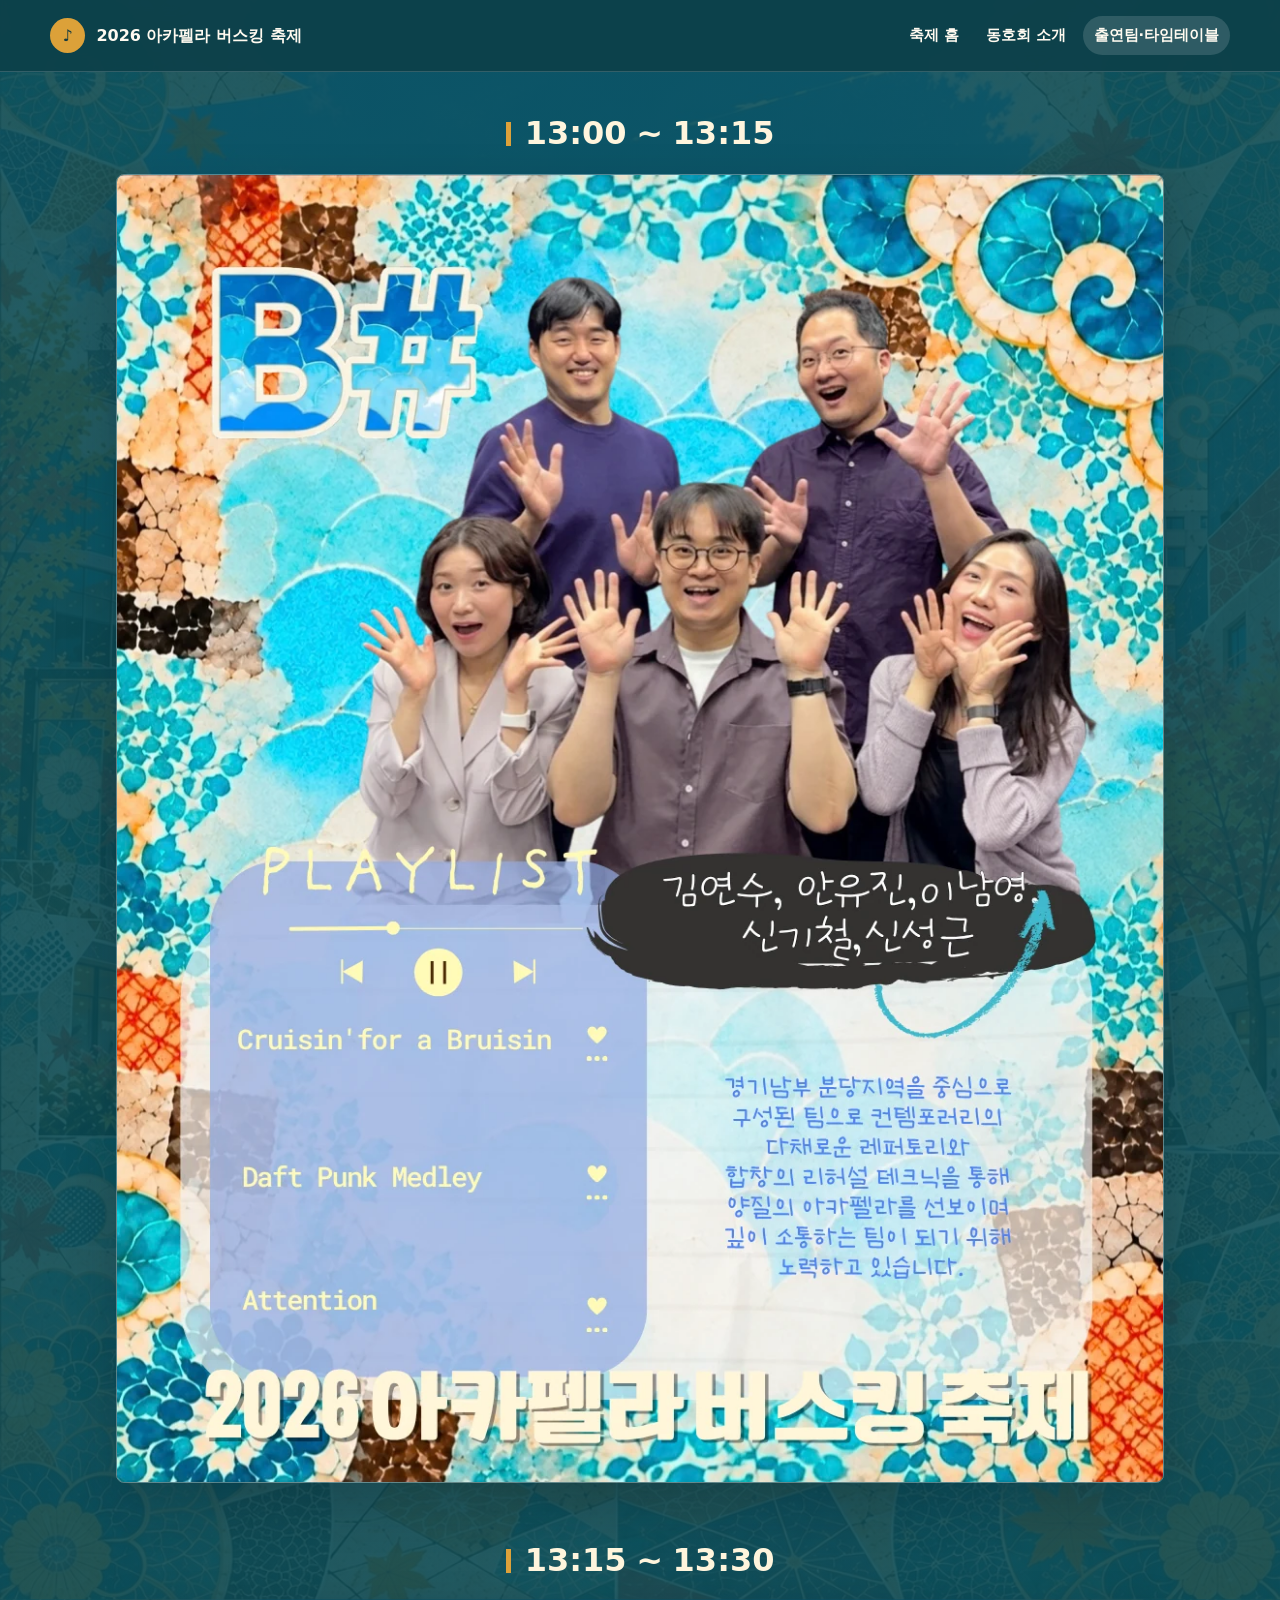
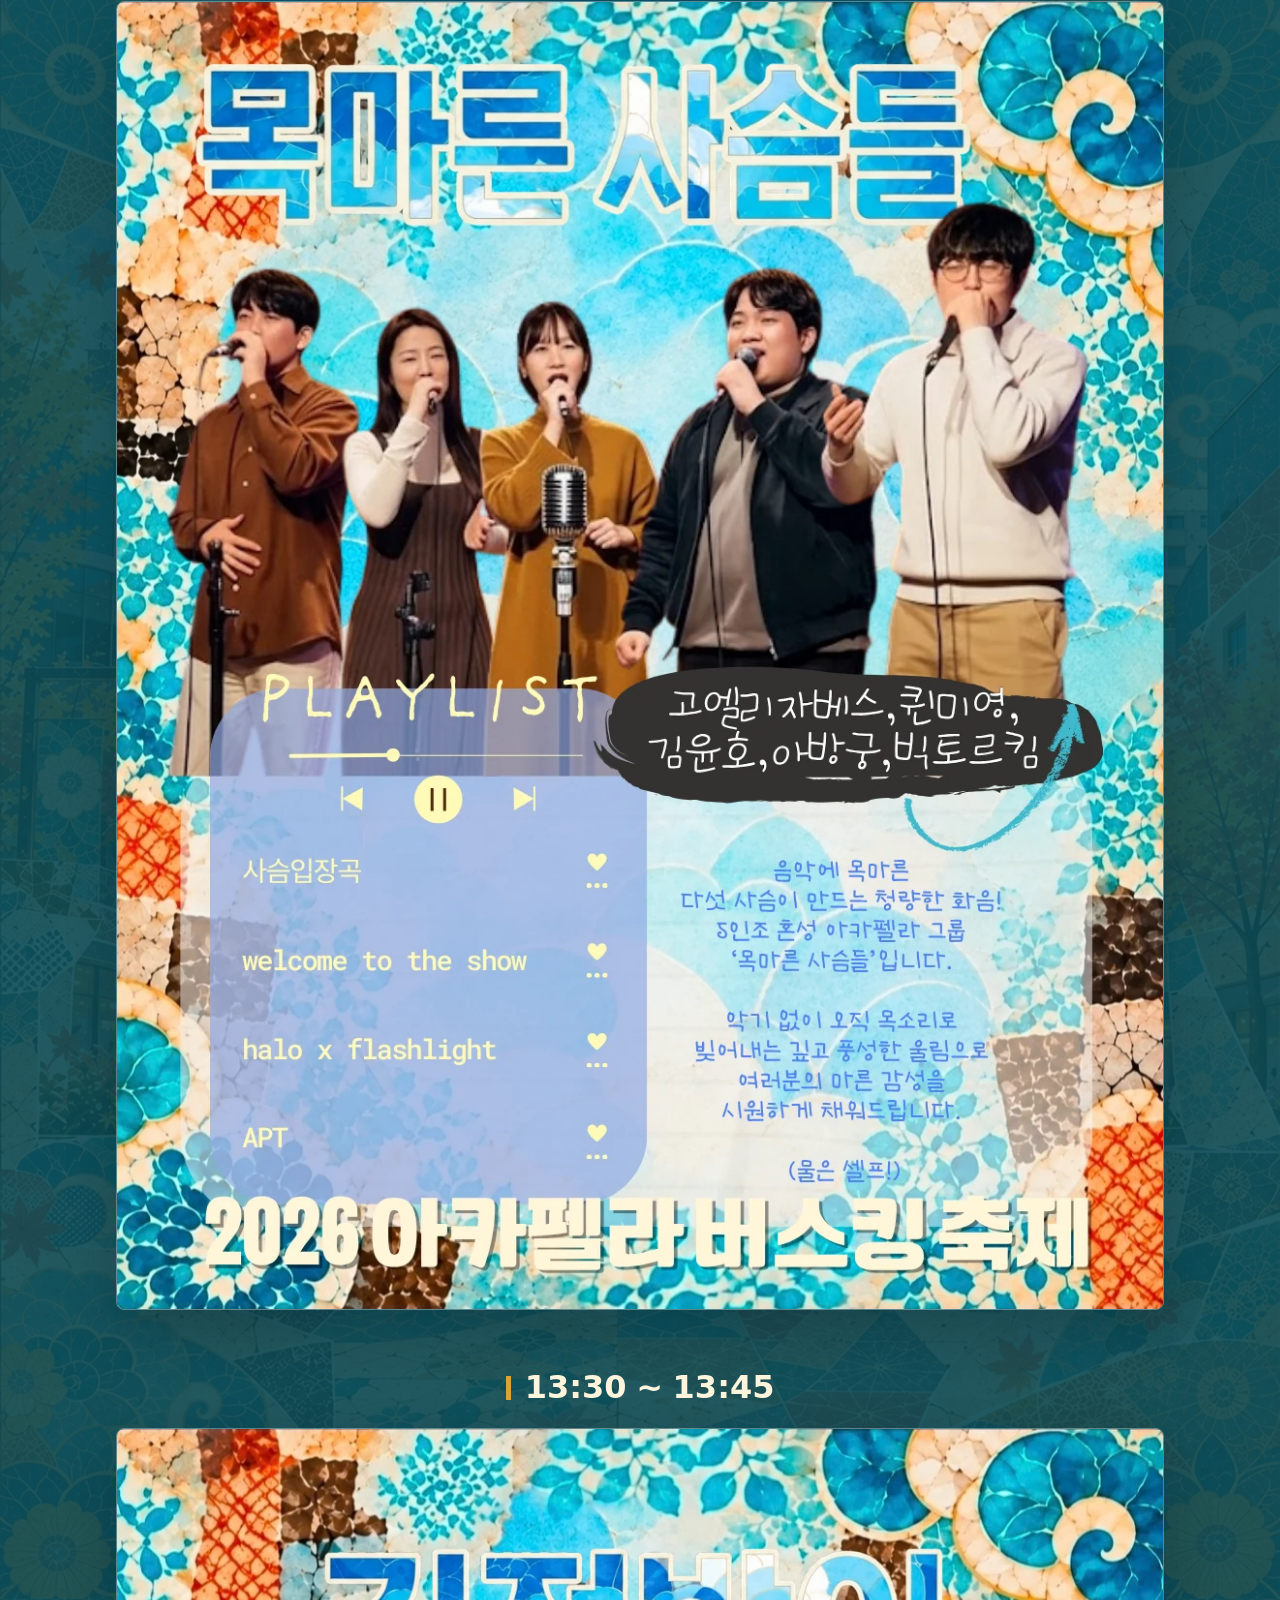
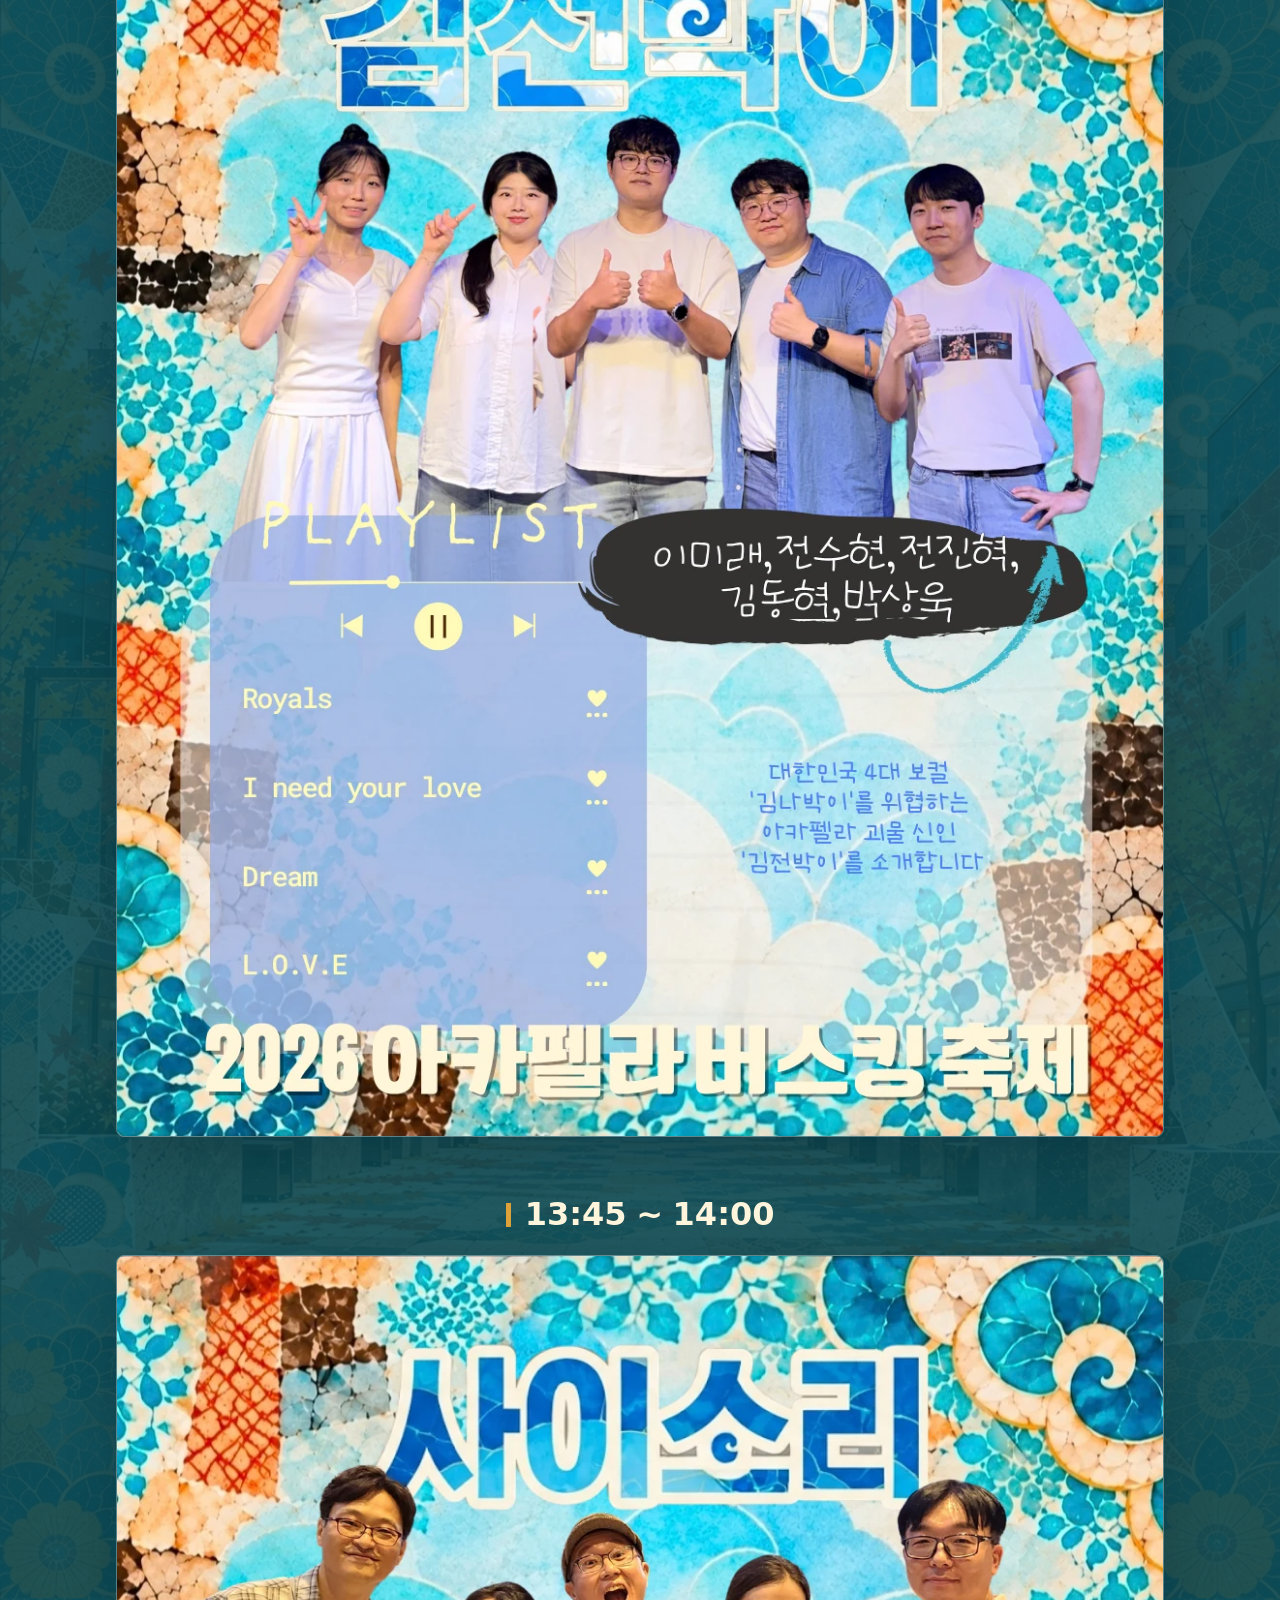
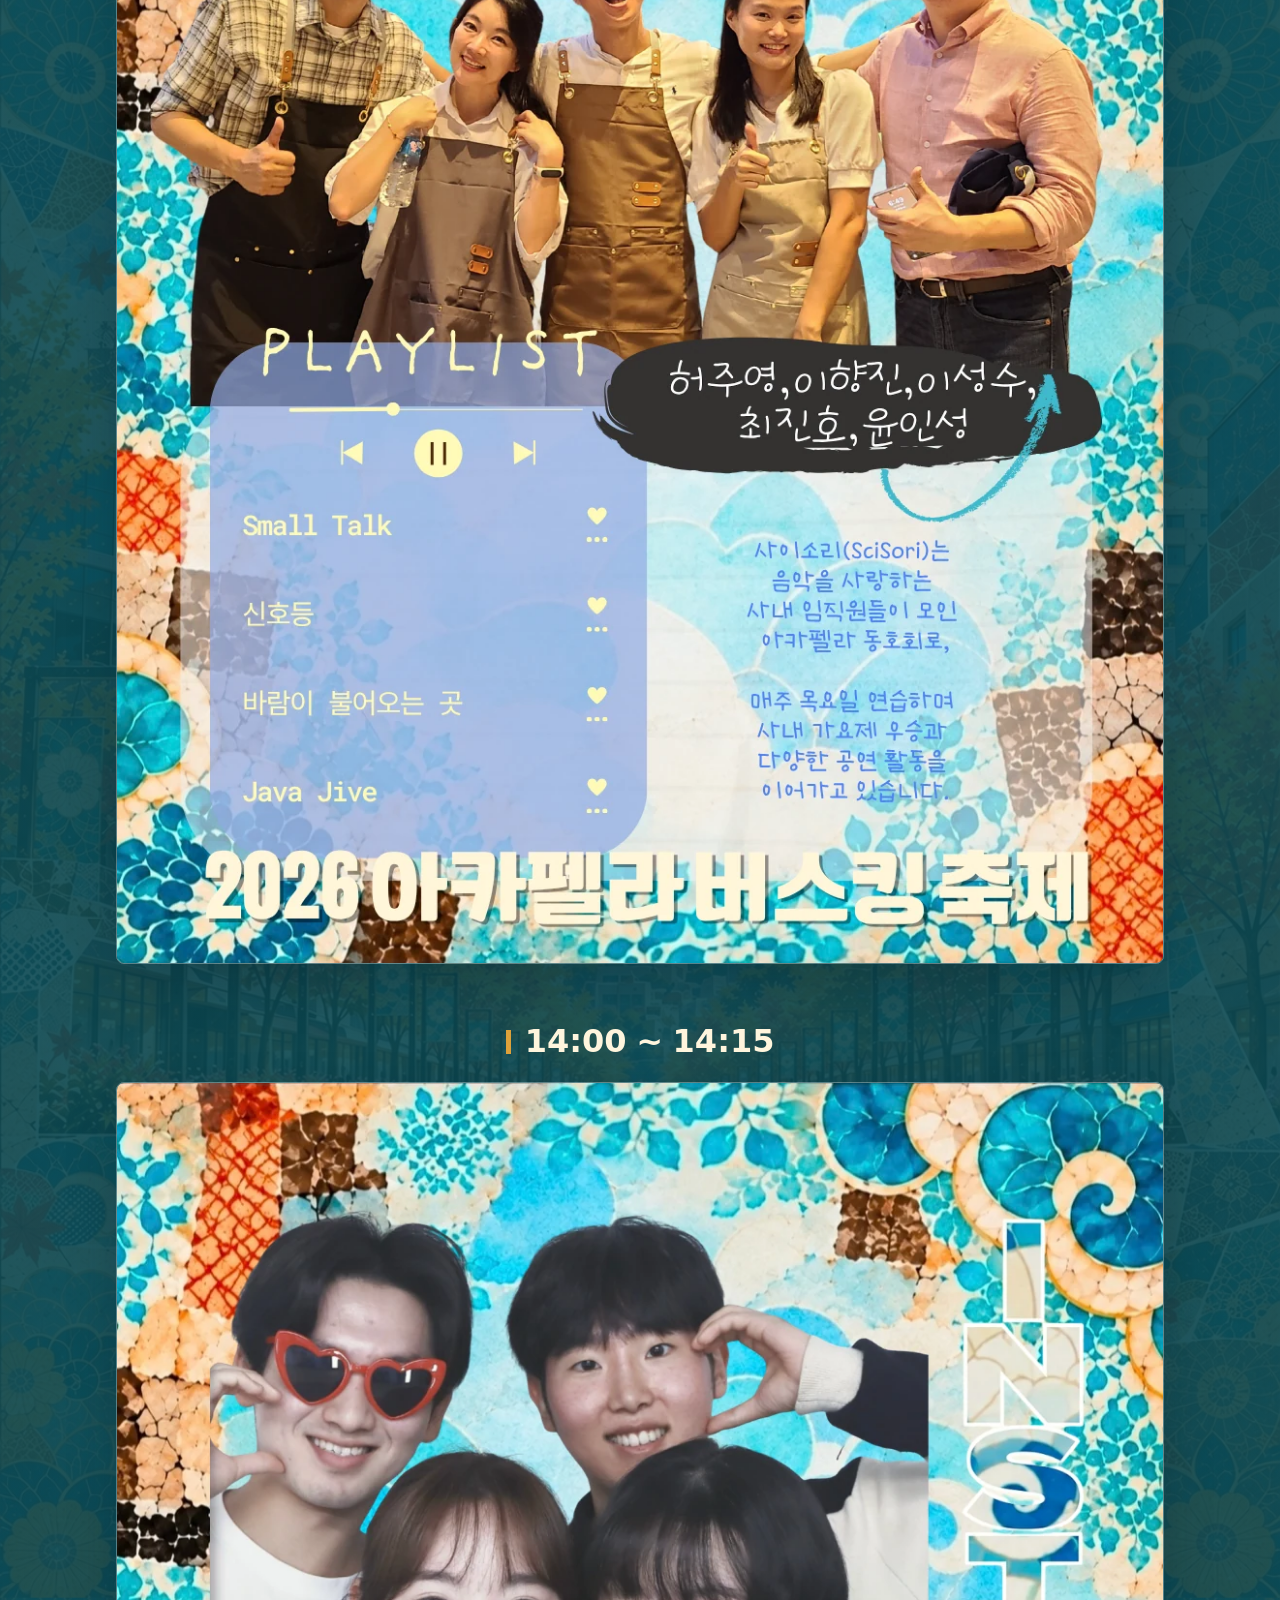
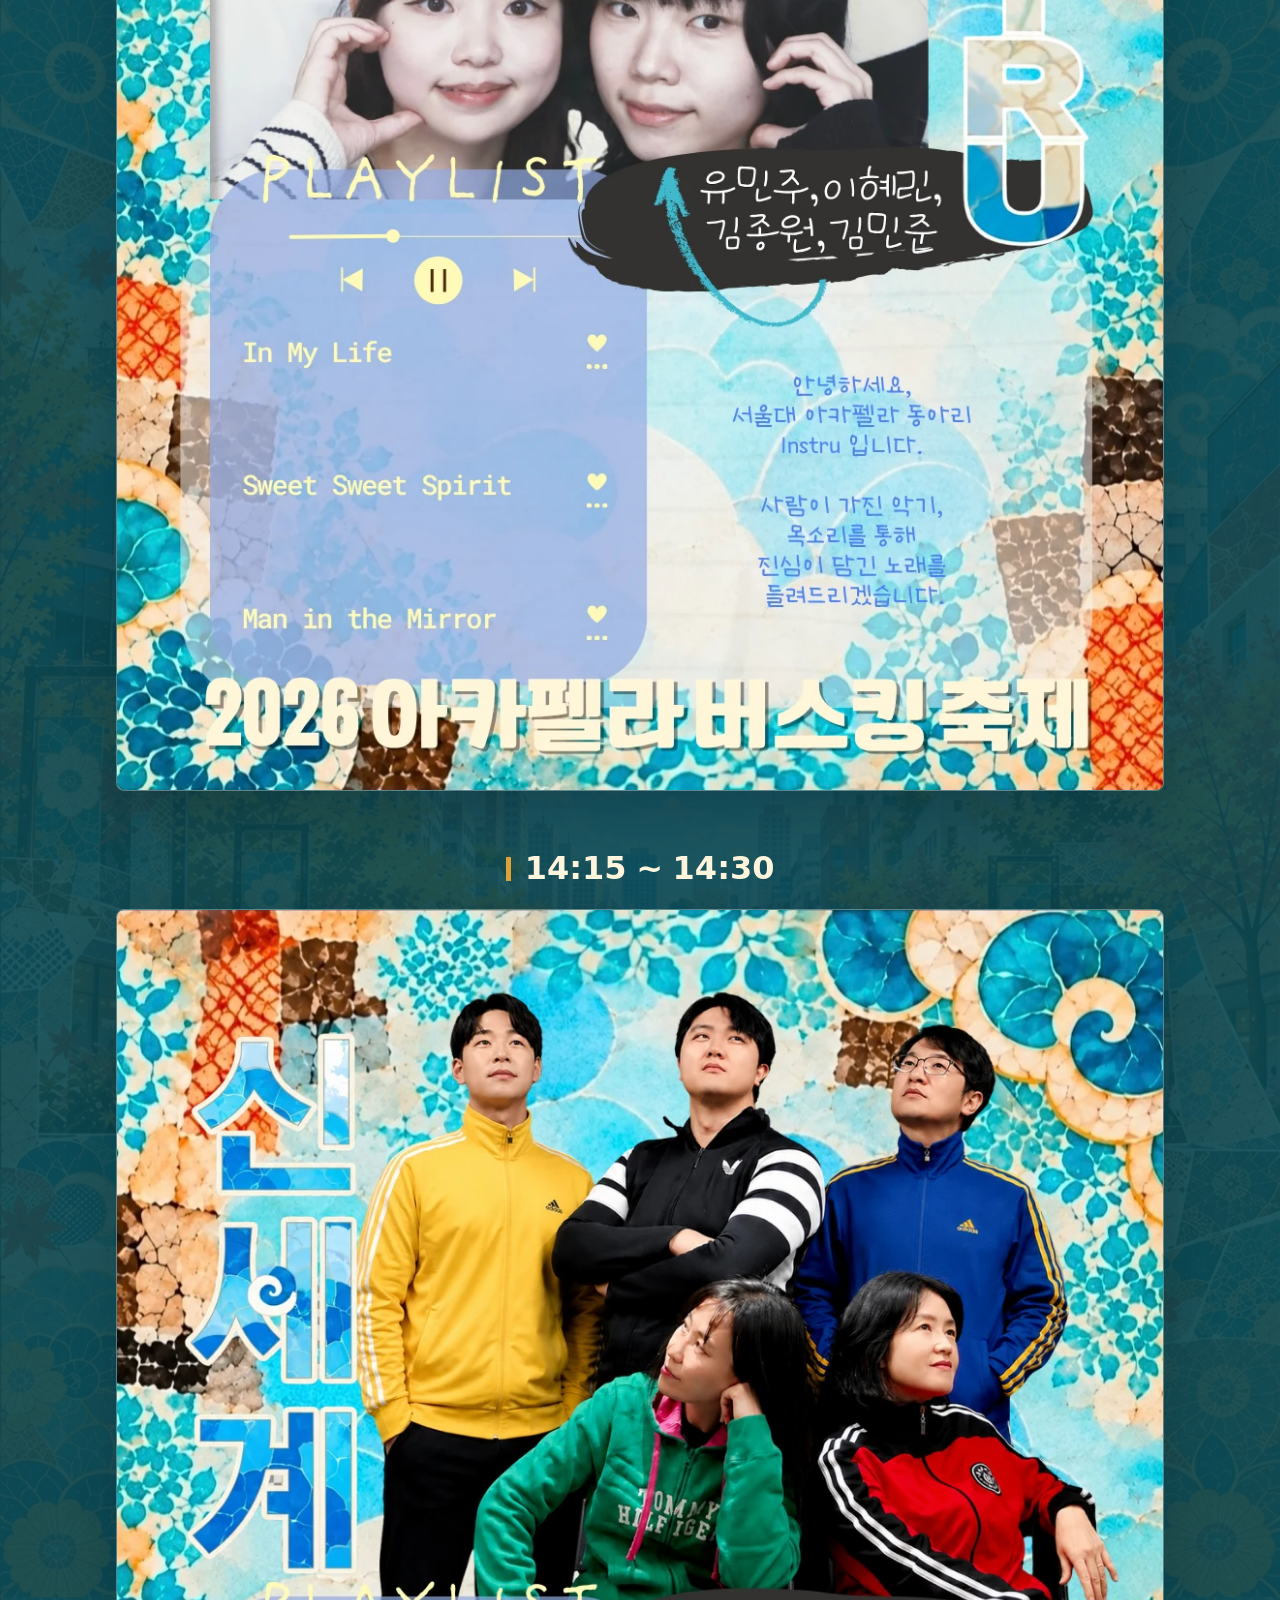
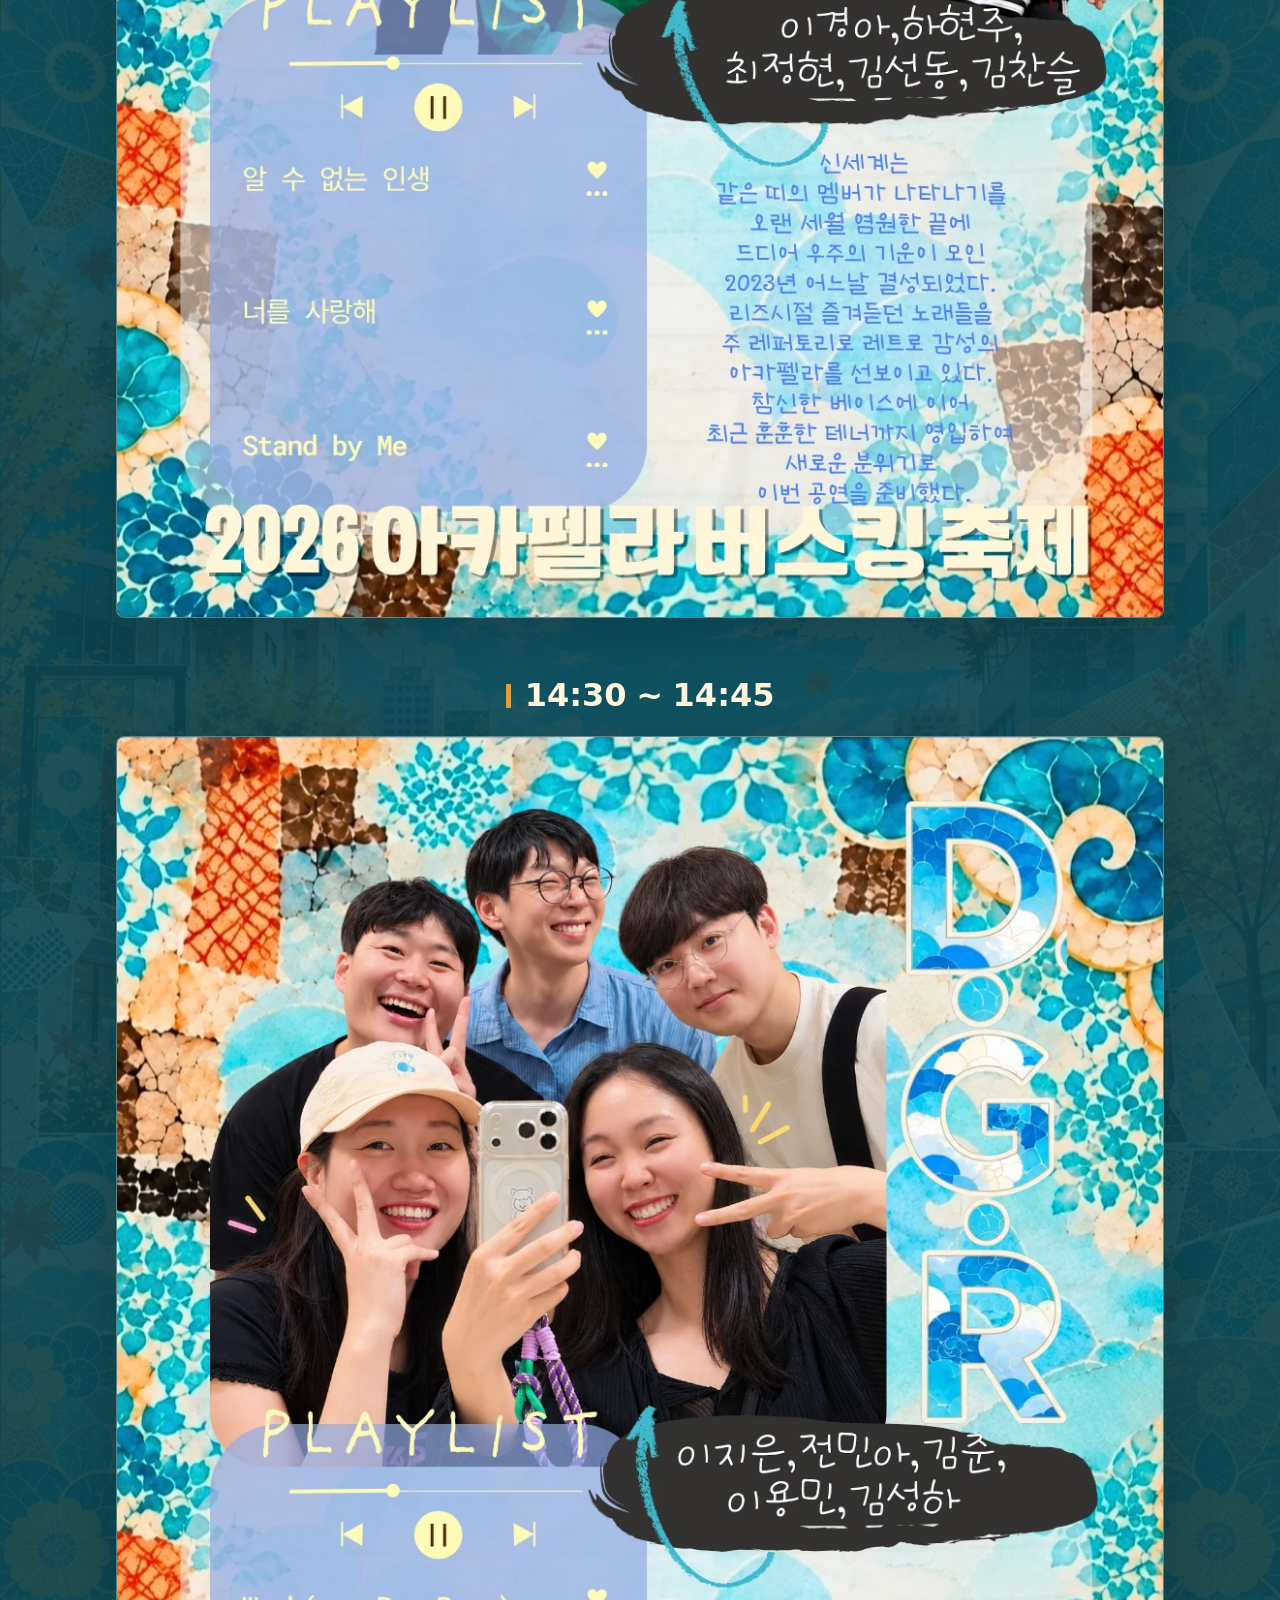
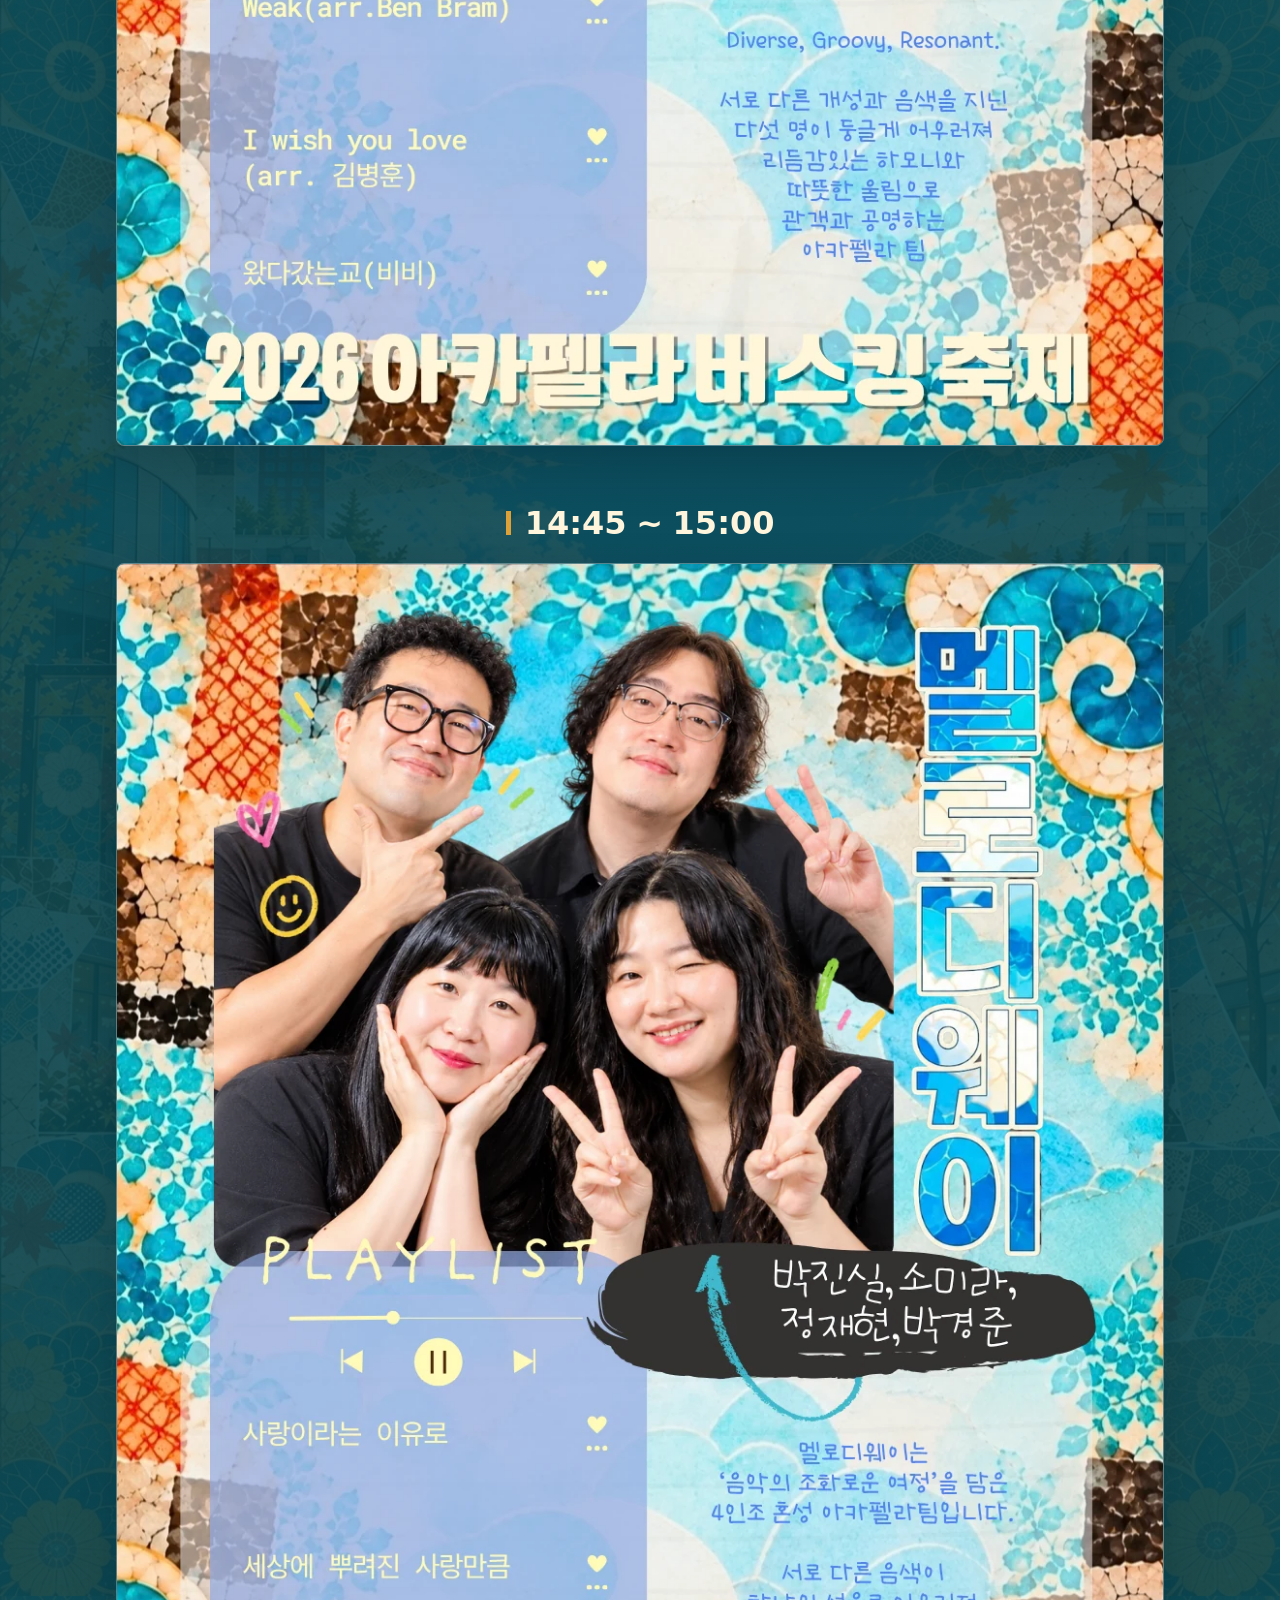
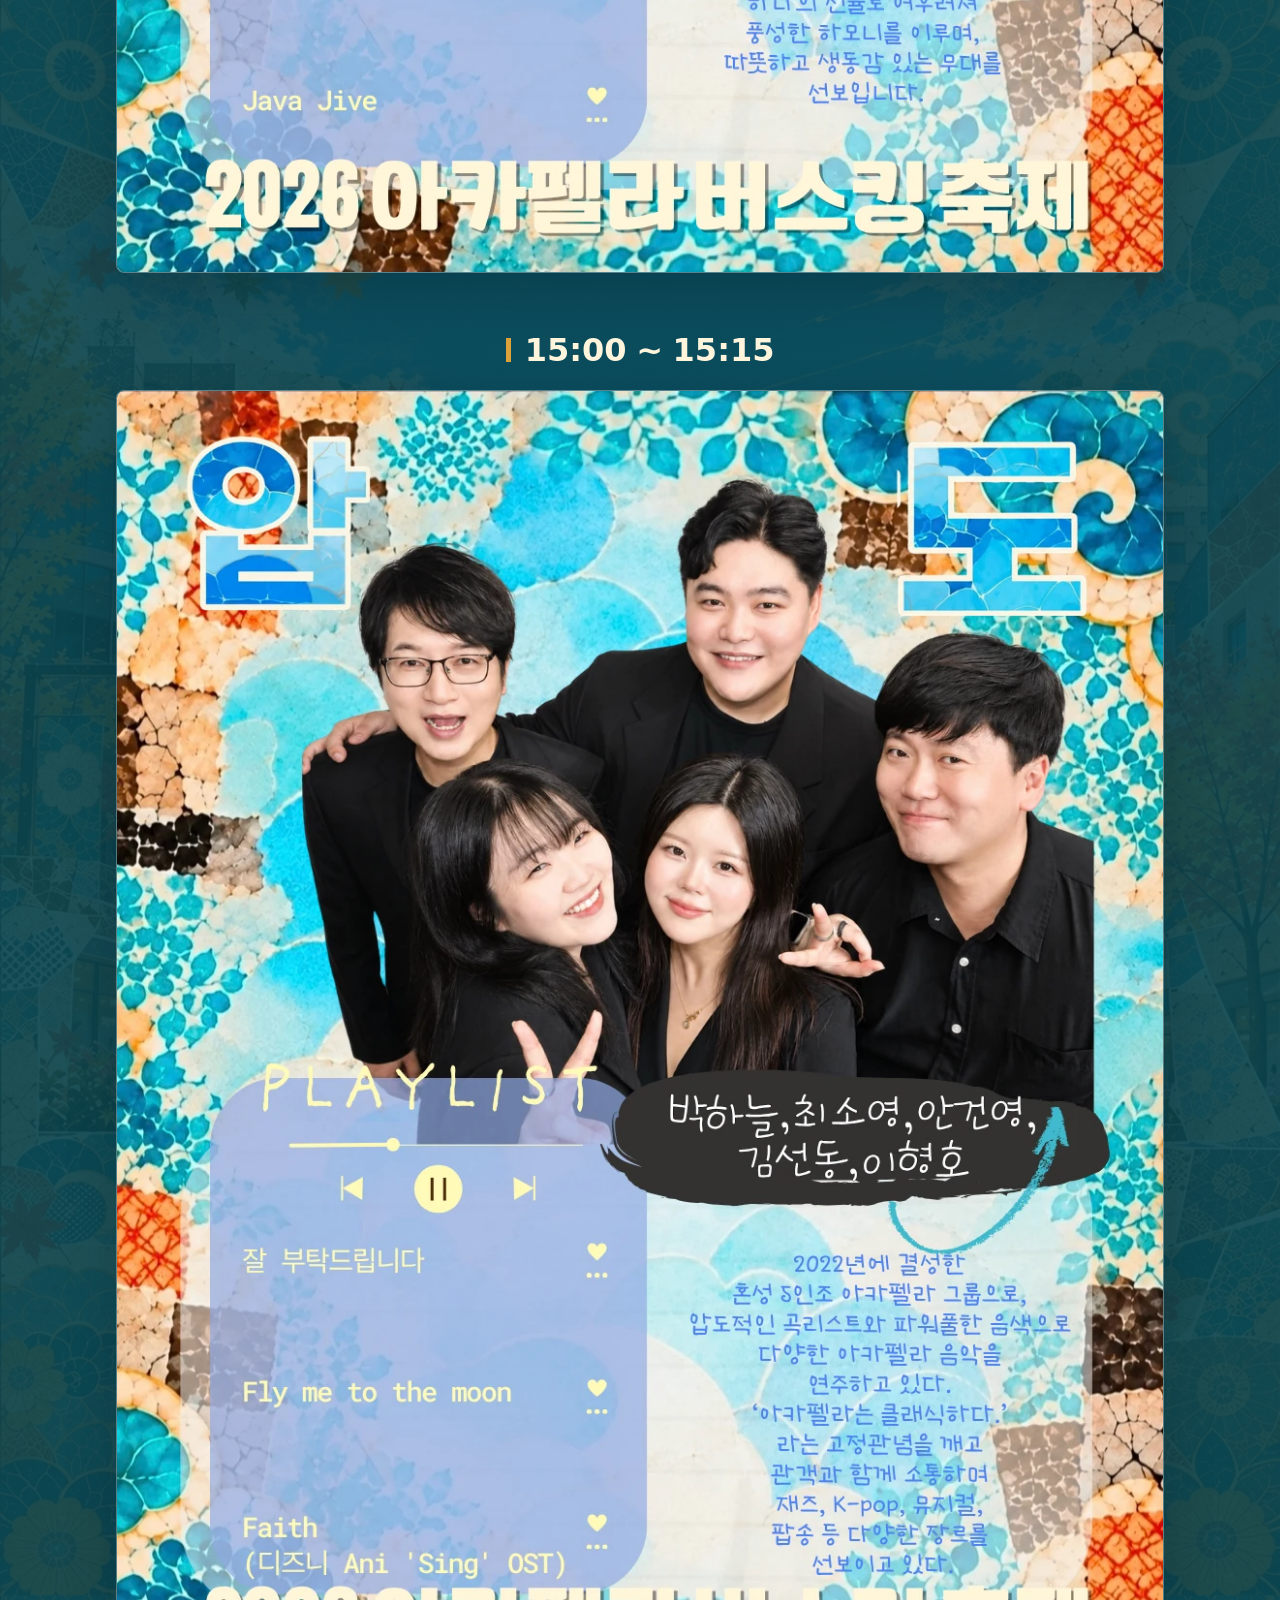
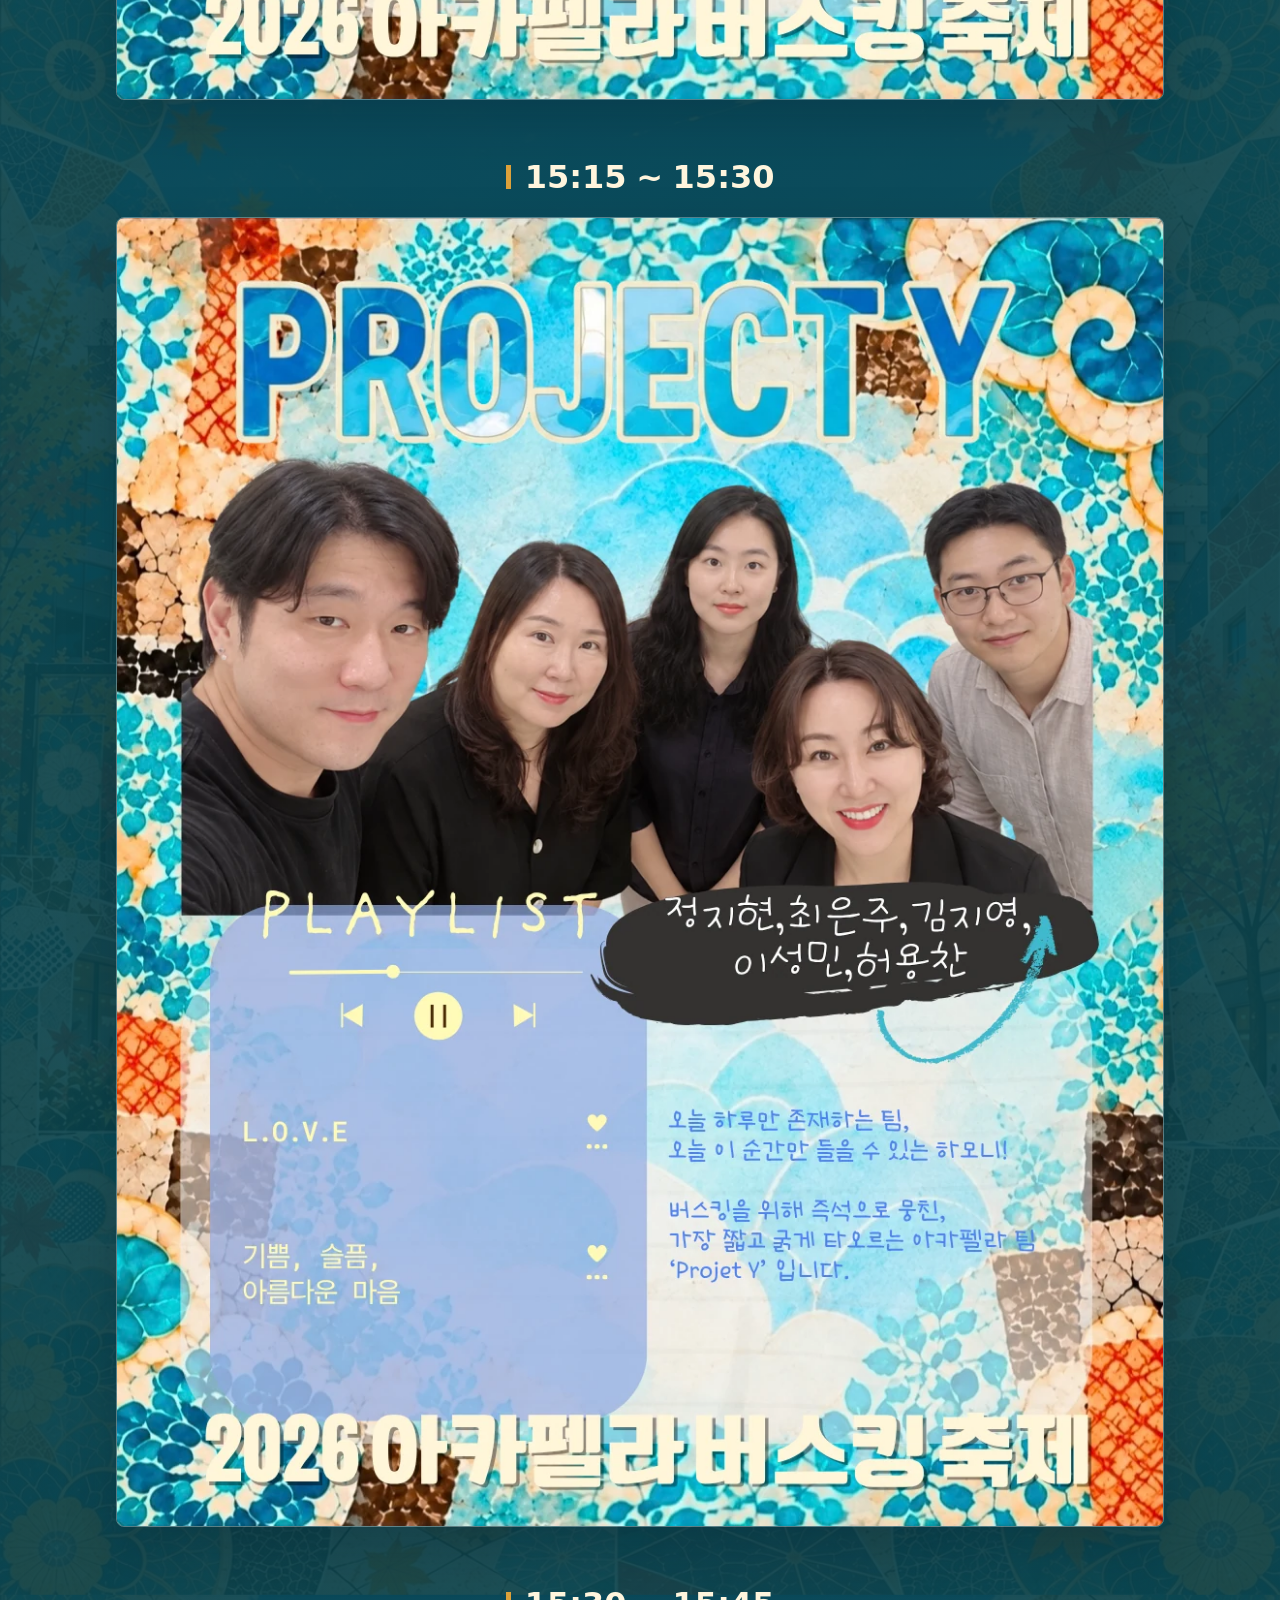
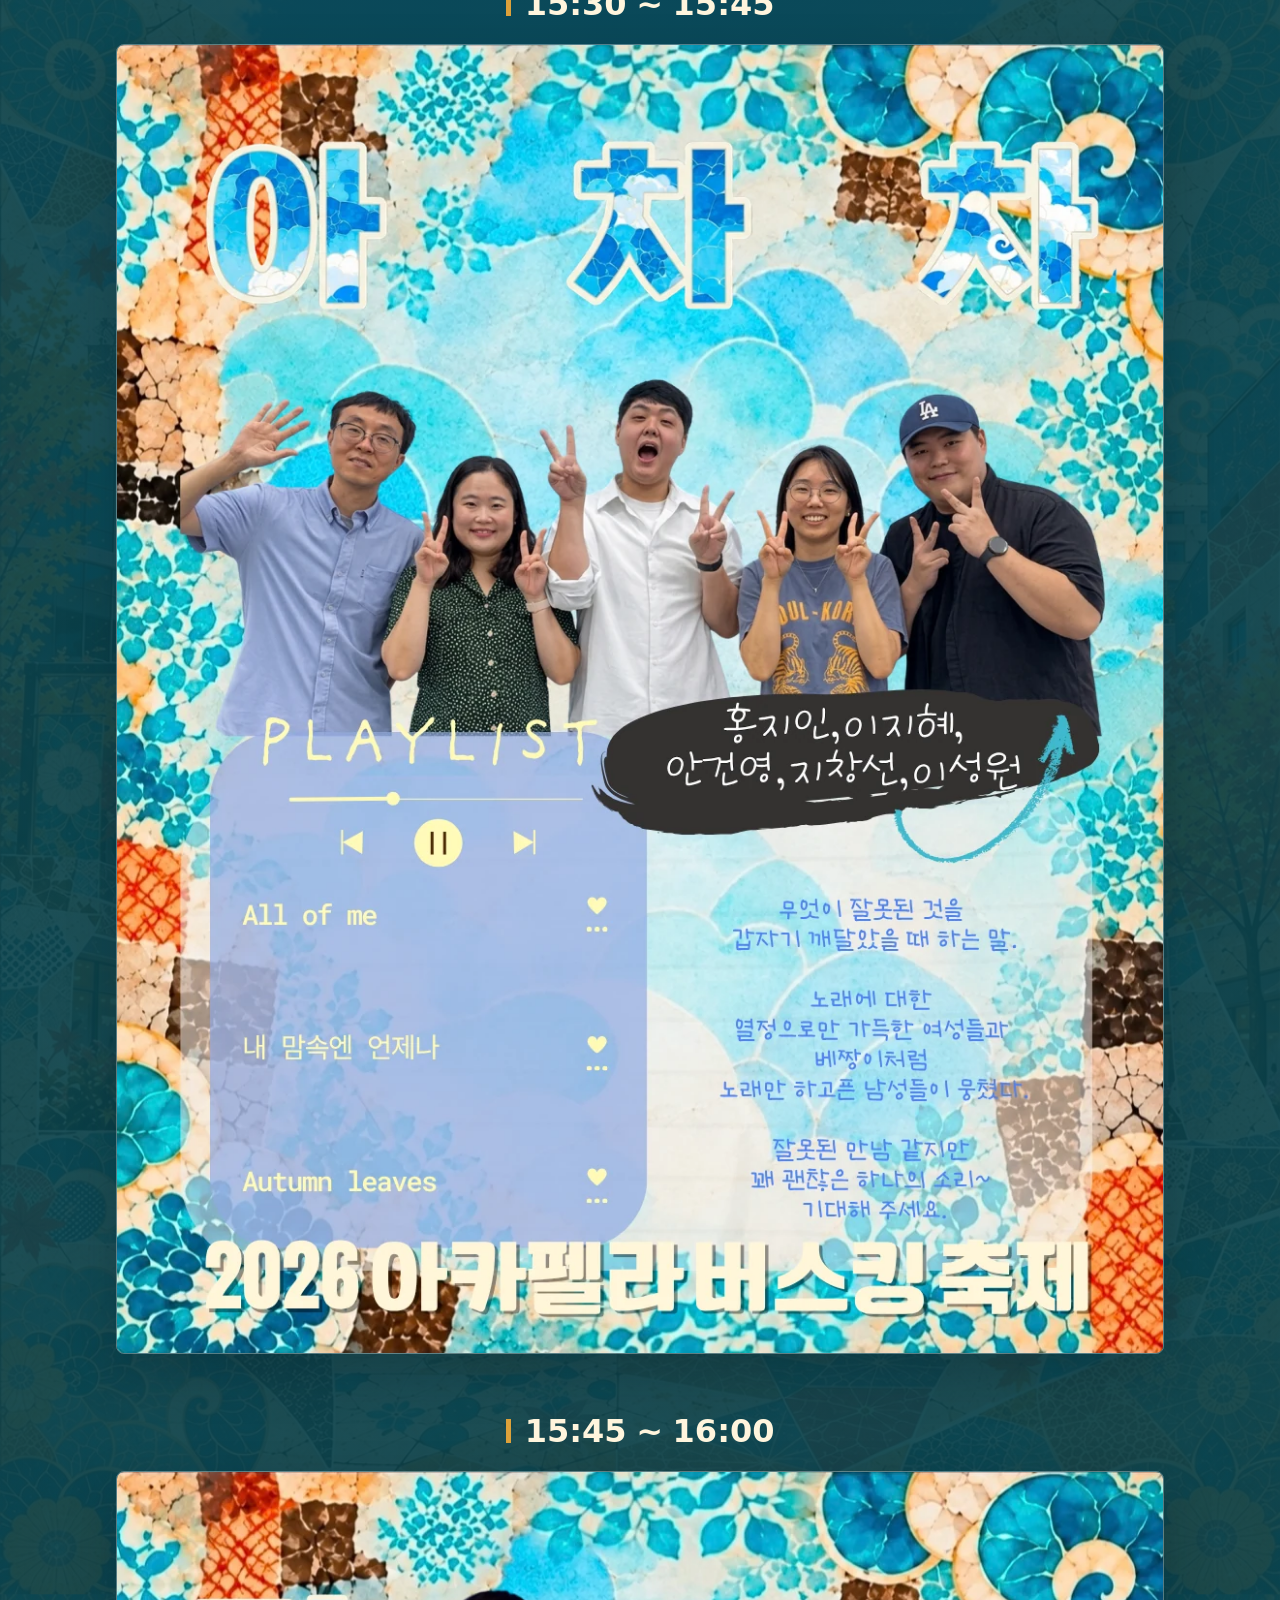
<file: lineup.html>
<!doctype html>
<html lang="ko">
  <head>
    <meta charset="UTF-8" />
    <meta name="viewport" content="width=device-width, initial-scale=1.0" />
    <link rel="icon" href="data:," />
    <link rel="stylesheet" href="./detail.css" />
    <title>출연팀·타임테이블 | 2026 아카펠라 버스킹 축제</title>
    <meta name="description" content="2026 아카펠라 버스킹 축제 출연팀 소개와 타임테이블입니다." />
    <style>
      * {
        box-sizing: border-box;
      }

      .pamphlet-page {
        color: #fffaf0;
        background-color: #0b3941;
        background-image:
          linear-gradient(180deg, rgba(12, 77, 87, 0.9), rgba(9, 58, 67, 0.94)),
          url("./assets/autumn-mosaic-street.jpg");
        background-position: center top;
        background-size: auto, 100% auto;
        background-repeat: repeat;
      }

      .pamphlet-main {
        width: min(1080px, 100%);
        margin-inline: auto;
        padding: 2.5rem 1rem 4rem;
      }

      .performance {
        margin: 0 0 3.5rem;
      }

      .performance:last-child {
        margin-bottom: 0;
      }

      .performance figcaption {
        display: flex;
        flex-wrap: wrap;
        justify-content: center;
        align-items: baseline;
        gap: 0.6rem;
        margin-bottom: 1.15rem;
        color: #fff5dd;
        font-size: 2rem;
        font-weight: 800;
        line-height: 1.35;
        font-variant-numeric: tabular-nums;
        text-align: center;
      }

      .performance figcaption::before {
        content: "";
        width: 0.35rem;
        height: 1.5rem;
        align-self: center;
        margin-right: 0.25rem;
        background: #dda13a;
      }

      .performance img {
        display: block;
        width: 100%;
        height: auto;
        border: 1px solid rgba(255, 255, 255, 0.3);
        border-radius: 8px;
        box-shadow: 0 20px 50px rgba(0, 25, 30, 0.22);
      }

      .intermission-note {
        margin: 0 0 3.5rem;
        padding: 1rem;
        border-block: 1px solid rgba(255, 245, 221, 0.3);
        color: #fff5dd;
        font-size: 1.5rem;
        text-align: center;
        font-weight: 800;
      }

      @media (max-width: 560px) {
        .pamphlet-main {
          padding: 1.75rem 0 2.5rem;
        }

        .performance figcaption {
          padding-inline: 0.75rem;
          font-size: 1.65rem;
        }

        .intermission-note {
          font-size: 1.2rem;
        }
      }
    </style>
  </head>
  <body class="pamphlet-page">
    <header class="site-header" aria-label="상단 내비게이션">
      <a class="brand" href="./index.html"><span class="brand-mark" aria-hidden="true">♪</span><span>2026 아카펠라 버스킹 축제</span></a>
      <nav class="nav" aria-label="페이지 이동">
        <a href="./index.html">축제 홈</a>
        <a href="./clubs.html">동호회 소개</a>
        <a href="./lineup.html" aria-current="page">출연팀·타임테이블</a>
      </nav>
    </header>

    <main class="pamphlet-main">
      <figure class="performance">
        <figcaption><time datetime="2026-10-17T13:00">13:00</time> ~ <time datetime="2026-10-17T13:15">13:15</time></figcaption>
        <img src="./assets/team-posters/bsharp.webp" alt="B# 팀 소개와 플레이리스트" width="1080" height="1350" fetchpriority="high" decoding="async" />
      </figure>

      <figure class="performance">
        <figcaption><time datetime="2026-10-17T13:15">13:15</time> ~ <time datetime="2026-10-17T13:30">13:30</time></figcaption>
        <img src="./assets/team-posters/thirsty-deer.webp" alt="목마른 사슴들 팀 소개와 플레이리스트" width="1080" height="1350" loading="lazy" decoding="async" />
      </figure>

      <figure class="performance">
        <figcaption><time datetime="2026-10-17T13:30">13:30</time> ~ <time datetime="2026-10-17T13:45">13:45</time></figcaption>
        <img src="./assets/team-posters/kimjeonbaki.webp" alt="김전박이 팀 소개와 플레이리스트" width="1080" height="1350" loading="lazy" decoding="async" />
      </figure>

      <figure class="performance">
        <figcaption><time datetime="2026-10-17T13:45">13:45</time> ~ <time datetime="2026-10-17T14:00">14:00</time></figcaption>
        <img src="./assets/team-posters/scisori.webp" alt="사이소리 팀 소개와 플레이리스트" width="1080" height="1350" loading="lazy" decoding="async" />
      </figure>

      <figure class="performance">
        <figcaption><time datetime="2026-10-17T14:00">14:00</time> ~ <time datetime="2026-10-17T14:15">14:15</time></figcaption>
        <img src="./assets/team-posters/instru.webp" alt="INSTRU 팀 소개와 플레이리스트" width="1080" height="1350" loading="lazy" decoding="async" />
      </figure>

      <figure class="performance">
        <figcaption><time datetime="2026-10-17T14:15">14:15</time> ~ <time datetime="2026-10-17T14:30">14:30</time></figcaption>
        <img src="./assets/team-posters/shinsegae.webp" alt="신세계 팀 소개와 플레이리스트" width="1080" height="1350" loading="lazy" decoding="async" />
      </figure>

      <figure class="performance">
        <figcaption><time datetime="2026-10-17T14:30">14:30</time> ~ <time datetime="2026-10-17T14:45">14:45</time></figcaption>
        <img src="./assets/team-posters/dgr.webp" alt="D.G.R 팀 소개와 플레이리스트" width="1080" height="1350" loading="lazy" decoding="async" />
      </figure>

      <figure class="performance">
        <figcaption><time datetime="2026-10-17T14:45">14:45</time> ~ <time datetime="2026-10-17T15:00">15:00</time></figcaption>
        <img src="./assets/team-posters/melodyway.webp" alt="멜로디웨이 팀 소개와 플레이리스트" width="1080" height="1350" loading="lazy" decoding="async" />
      </figure>

      <figure class="performance">
        <figcaption><time datetime="2026-10-17T15:00">15:00</time> ~ <time datetime="2026-10-17T15:15">15:15</time></figcaption>
        <img src="./assets/team-posters/apdo.webp" alt="압도 팀 소개와 플레이리스트" width="1080" height="1350" loading="lazy" decoding="async" />
      </figure>

      <figure class="performance">
        <figcaption><time datetime="2026-10-17T15:15">15:15</time> ~ <time datetime="2026-10-17T15:30">15:30</time></figcaption>
        <img src="./assets/team-posters/project-y.webp" alt="PROJECT Y 팀 소개와 플레이리스트" width="1080" height="1350" loading="lazy" decoding="async" />
      </figure>

      <figure class="performance">
        <figcaption><time datetime="2026-10-17T15:30">15:30</time> ~ <time datetime="2026-10-17T15:45">15:45</time></figcaption>
        <img src="./assets/team-posters/achacha.webp" alt="아차차 팀 소개와 플레이리스트" width="1080" height="1350" loading="lazy" decoding="async" />
      </figure>

      <figure class="performance">
        <figcaption><time datetime="2026-10-17T15:45">15:45</time> ~ <time datetime="2026-10-17T16:00">16:00</time></figcaption>
        <img src="./assets/team-posters/maka.webp" alt="마카 팀 소개와 플레이리스트" width="1080" height="1350" loading="lazy" decoding="async" />
      </figure>

      <p class="intermission-note"><time datetime="2026-10-17T16:00">16:00</time> ~ <time datetime="2026-10-17T16:15">16:15</time> · 인터미션</p>
      <figure class="performance">
        <figcaption><time datetime="2026-10-17T16:15">16:15</time> ~ <time datetime="2026-10-17T16:30">16:30</time></figcaption>
        <img src="./assets/team-posters/olivia.webp" alt="올리비아 팀 소개와 플레이리스트" width="1080" height="1350" loading="lazy" decoding="async" />
      </figure>

      <figure class="performance">
        <figcaption><time datetime="2026-10-17T16:30">16:30</time> ~ <time datetime="2026-10-17T16:45">16:45</time></figcaption>
        <img src="./assets/team-posters/layered.webp" alt="레이어드 팀 소개와 플레이리스트" width="1080" height="1350" loading="lazy" decoding="async" />
      </figure>

      <figure class="performance">
        <figcaption><time datetime="2026-10-17T16:45">16:45</time> ~ <time datetime="2026-10-17T17:00">17:00</time></figcaption>
        <img src="./assets/team-posters/maltese.webp" alt="말티즈 팀 소개와 플레이리스트" width="1080" height="1350" loading="lazy" decoding="async" />
      </figure>

      <figure class="performance">
        <figcaption><time datetime="2026-10-17T17:00">17:00</time> ~ <time datetime="2026-10-17T17:15">17:15</time></figcaption>
        <img src="./assets/team-posters/heidiband.webp" alt="하이디밴드 팀 소개와 플레이리스트" width="1080" height="1350" loading="lazy" decoding="async" />
      </figure>

      <figure class="performance">
        <figcaption><time datetime="2026-10-17T17:15">17:15</time> ~ <time datetime="2026-10-17T17:30">17:30</time></figcaption>
        <img src="./assets/team-posters/aca-iv.webp" alt="아카이브 (ACA_IV) 팀 소개와 플레이리스트" width="1080" height="1350" loading="lazy" decoding="async" />
      </figure>

      <figure class="performance">
        <figcaption><time datetime="2026-10-17T17:30">17:30</time> ~ <time datetime="2026-10-17T17:45">17:45</time></figcaption>
        <img src="./assets/team-posters/ast.webp" alt="AST 팀 소개와 플레이리스트" width="1080" height="1350" loading="lazy" decoding="async" />
      </figure>

      <figure class="performance">
        <figcaption><time datetime="2026-10-17T17:45">17:45</time> ~ <time datetime="2026-10-17T18:00">18:00</time></figcaption>
        <img src="./assets/team-posters/addalcohol.webp" alt="애드알콜 팀 소개와 플레이리스트" width="1080" height="1350" loading="lazy" decoding="async" />
      </figure>
    </main>

    <footer class="footer">
      <div class="footer-inner">
        <span>2026 아카펠라 버스킹 축제</span>
        <a href="tel:01039307995">공연 문의: 010-3930-7995</a>
        <span>2026.10.17 · 신촌 명물쉼터</span>
      </div>
    </footer>
  </body>
</html>
</file>
<file: detail.css>
:root {
  --ink: #173b42;
  --muted: #526d70;
  --blue: #238fbd;
  --deep-blue: #126c87;
  --teal: #167b76;
  --orange: #d56632;
  --gold: #dca139;
  --paper: #fffaf0;
  --mist: #e8f5f3;
  --sky: #dff3f8;
  --line: rgba(22, 108, 135, 0.22);
  --shadow: 0 18px 45px rgba(22, 79, 88, 0.12);
  --art: url("./assets/autumn-mosaic-street.jpg");
}

* {
  box-sizing: border-box;
}

html {
  scroll-behavior: smooth;
}

body {
  margin: 0;
  color: var(--ink);
  font-family: Pretendard, "Noto Sans KR", "Apple SD Gothic Neo", "Malgun Gothic", system-ui, sans-serif;
  line-height: 1.7;
  background: #f7f3e8;
  overflow-x: hidden;
}

img {
  display: block;
  max-width: 100%;
}

a {
  color: inherit;
}

.site-header {
  position: sticky;
  z-index: 20;
  top: 0;
  display: flex;
  align-items: center;
  justify-content: space-between;
  gap: 1rem;
  min-height: 4.5rem;
  padding: 0.75rem max(1rem, calc((100vw - 1180px) / 2));
  color: #fffaf0;
  background: rgba(13, 65, 74, 0.96);
  border-bottom: 1px solid rgba(255, 255, 255, 0.16);
  backdrop-filter: blur(12px);
}

.brand {
  display: flex;
  align-items: center;
  gap: 0.7rem;
  min-width: 0;
  font-weight: 850;
  text-decoration: none;
  white-space: nowrap;
}

.brand-mark {
  display: grid;
  width: 2.2rem;
  height: 2.2rem;
  flex: 0 0 auto;
  place-items: center;
  color: #143b41;
  background: var(--gold);
  border-radius: 50%;
}

.nav {
  display: flex;
  align-items: center;
  justify-content: flex-end;
  gap: 0.35rem;
}

.nav a {
  padding: 0.45rem 0.68rem;
  font-size: 0.91rem;
  font-weight: 700;
  text-decoration: none;
  border-radius: 999px;
  white-space: nowrap;
}

.nav a:hover,
.nav a[aria-current="page"] {
  background: rgba(255, 255, 255, 0.14);
}

.page-hero {
  position: relative;
  display: grid;
  min-height: 31rem;
  place-items: center;
  padding: 5rem 1.25rem;
  color: #fffaf0;
  text-align: center;
  isolation: isolate;
  background: var(--art) center 45% / cover;
}

.page-hero::before {
  content: "";
  position: absolute;
  z-index: -1;
  inset: 0;
  background: rgba(9, 65, 81, 0.7);
}

.page-hero::after {
  content: "";
  position: absolute;
  z-index: -1;
  inset: auto 0 0;
  height: 0.55rem;
  background: linear-gradient(90deg, var(--teal) 0 25%, var(--gold) 25% 50%, var(--orange) 50% 75%, var(--blue) 75%);
}

.hero-inner {
  width: min(900px, 100%);
}

.eyebrow {
  margin: 0 0 0.75rem;
  color: #ffe0a1;
  font-size: 0.88rem;
  font-weight: 850;
  letter-spacing: 0.08em;
  text-transform: uppercase;
}

.page-hero h1 {
  margin: 0;
  font-size: clamp(2.7rem, 7vw, 5.5rem);
  line-height: 1.08;
  letter-spacing: 0;
  word-break: keep-all;
}

.page-hero p:last-child {
  max-width: 46rem;
  margin: 1.15rem auto 0;
  color: rgba(255, 250, 240, 0.92);
  font-size: clamp(1rem, 2vw, 1.18rem);
  word-break: keep-all;
}

.intro-band {
  padding: 2.4rem 1.25rem;
  text-align: center;
  background: #fffaf0;
  border-bottom: 1px solid var(--line);
}

.intro-band p {
  width: min(780px, 100%);
  margin: 0 auto;
  color: var(--muted);
  font-size: 1.04rem;
  word-break: keep-all;
}

.profiles,
.schedule {
  padding: clamp(3.5rem, 7vw, 6rem) 1.25rem;
}

.profiles-inner,
.schedule-inner {
  width: min(1120px, 100%);
  margin: 0 auto;
}

.section-title {
  margin-bottom: 2.3rem;
  text-align: center;
}

.section-title span {
  color: var(--orange);
  font-size: 0.84rem;
  font-weight: 900;
  letter-spacing: 0.08em;
  text-transform: uppercase;
}

.section-title h2 {
  margin: 0.35rem 0 0;
  font-size: clamp(2rem, 4vw, 3.4rem);
  line-height: 1.2;
  letter-spacing: 0;
  word-break: keep-all;
}

.profile-list,
.team-list {
  display: grid;
  gap: 1.1rem;
}

.profile-row {
  display: grid;
  grid-template-columns: minmax(0, 1fr);
  align-items: stretch;
  min-height: 15rem;
  overflow: hidden;
  background: var(--paper);
  border: 1px solid var(--line);
  border-radius: 8px;
  box-shadow: var(--shadow);
}

.profile-logo {
  display: grid;
  min-height: 100%;
  place-items: center;
  padding: 1.4rem;
  background: var(--sky);
  border-right: 1px solid var(--line);
}

.profile-logo img {
  width: 100%;
  max-width: 13rem;
  max-height: 10rem;
  object-fit: contain;
  mix-blend-mode: multiply;
}

.logo-type {
  display: block;
  color: var(--deep-blue);
  font-size: clamp(1.35rem, 2.6vw, 2rem);
  font-weight: 950;
  line-height: 1.15;
  text-align: center;
  word-break: keep-all;
}

.logo-type small {
  display: block;
  margin-top: 0.55rem;
  color: var(--orange);
  font-size: 0.68rem;
  font-weight: 850;
  letter-spacing: 0.06em;
}

.profile-copy {
  display: flex;
  flex-direction: column;
  justify-content: center;
  padding: clamp(1.5rem, 4vw, 2.5rem);
}

.profile-copy h3 {
  margin: 0 0 0.8rem;
  color: var(--deep-blue);
  font-size: clamp(1.45rem, 2.5vw, 2rem);
  line-height: 1.25;
  letter-spacing: 0;
  word-break: keep-all;
}

.profile-copy p {
  margin: 0;
  color: #294b50;
  font-size: 1.02rem;
  white-space: pre-line;
  word-break: keep-all;
}

.profile-links {
  display: flex;
  flex-wrap: wrap;
  gap: 0.45rem 1rem;
  margin-top: 0.9rem;
  color: var(--teal);
  font-size: 0.92rem;
  font-weight: 750;
}

.profile-links a {
  color: inherit;
  text-underline-offset: 0.25em;
  text-decoration-thickness: 1px;
}

.profile-links a:hover {
  color: var(--orange);
}

.schedule {
  background: #edf6f2;
}

.team-card {
  position: relative;
  display: grid;
  grid-template-columns: 7.5rem minmax(0, 1fr) minmax(16rem, 30%);
  align-items: center;
  min-height: 15rem;
  overflow: hidden;
  background: #bfe9ef;
  border: 0;
  border-radius: 8px;
  box-shadow: 0 12px 30px rgba(22, 79, 88, 0.08);
}

.team-photo {
  grid-column: 3;
  grid-row: 1;
  width: 100%;
  height: 15rem;
  min-height: 0;
  padding: 0.65rem 0.8rem 0;
  object-fit: contain;
  object-position: center;
  background: transparent;
  border: 0;
}

.team-copy {
  grid-column: 2;
  grid-row: 1;
  display: flex;
  flex-direction: column;
  justify-content: center;
  min-width: 0;
  padding: 1.65rem clamp(1.25rem, 3vw, 2.6rem);
  text-align: center;
}

.team-copy h3 {
  margin: 0 0 0.55rem;
  color: var(--deep-blue);
  font-size: clamp(1.35rem, 2.5vw, 1.85rem);
  line-height: 1.25;
  letter-spacing: 0;
  word-break: keep-all;
}

.team-copy p {
  margin: 0;
  color: #294f55;
  font-size: 1.02rem;
  white-space: pre-line;
  word-break: keep-all;
  overflow-wrap: break-word;
}

.team-time {
  grid-column: 1;
  grid-row: 1;
  display: flex;
  width: 6.2rem;
  min-height: 6.2rem;
  margin: 1rem auto;
  flex-direction: column;
  align-content: center;
  justify-content: center;
  justify-items: center;
  padding: 0.8rem;
  color: var(--ink);
  text-align: center;
  background: rgba(62, 156, 177, 0.45);
  border: 1px solid rgba(18, 108, 135, 0.2);
  border-radius: 999px;
}

.team-time time {
  font-size: 1.05rem;
  font-weight: 900;
  line-height: 1.35;
}

.team-time span {
  font-size: 0.72rem;
  font-weight: 700;
  opacity: 0.7;
}

.team-card:nth-child(even) {
  grid-template-columns: minmax(16rem, 30%) minmax(0, 1fr) 7.5rem;
  background: #d5eef0;
}

.team-card:nth-child(even) .team-photo {
  grid-column: 1;
}

.team-card:nth-child(even) .team-copy {
  grid-column: 2;
}

.team-card:nth-child(even) .team-time {
  grid-column: 3;
}

.intermission {
  grid-template-columns: minmax(0, 1fr) 7.5rem;
  min-height: 8.5rem;
  background: #e3f1e9;
}

.intermission .team-copy {
  grid-column: 1;
  align-items: center;
  text-align: center;
}

.intermission .team-time,
.team-card.intermission:nth-child(even) .team-time {
  grid-column: 2;
}

.footer {
  padding: 2rem 1.25rem;
  color: #e9f4ef;
  background: #123f48;
}

.footer-inner {
  display: flex;
  align-items: center;
  justify-content: space-between;
  gap: 1rem;
  width: min(1120px, 100%);
  margin: 0 auto;
  font-size: 0.9rem;
}

.footer a {
  color: #ffe0a1;
  font-weight: 800;
}

@media (max-width: 820px) {
  .site-header {
    align-items: flex-start;
    flex-direction: column;
    padding: 0.7rem 1rem;
  }

  .nav {
    width: 100%;
    justify-content: flex-start;
    overflow-x: auto;
    padding-bottom: 0.15rem;
  }

  .nav a {
    flex: 0 0 auto;
  }

  .page-hero {
    min-height: 26rem;
  }

  .profile-row {
    grid-template-columns: minmax(0, 1fr);
  }

  .team-card {
    grid-template-columns: 9rem minmax(0, 1fr) 6.5rem;
  }

  .team-card:nth-child(even) {
    grid-template-columns: 9rem minmax(0, 1fr) 6.5rem;
  }

  .intermission {
    grid-template-columns: minmax(0, 1fr) 6.5rem;
  }
}

@media (max-width: 560px) {
  .brand {
    font-size: 0.9rem;
  }

  .brand-mark {
    width: 2rem;
    height: 2rem;
  }

  .nav a {
    padding: 0.38rem 0.58rem;
    font-size: 0.8rem;
  }

  .page-hero {
    min-height: 23rem;
    padding: 3.5rem 1.15rem;
  }

  .page-hero h1 {
    font-size: clamp(2.5rem, 14vw, 3.8rem);
  }

  .profiles,
  .schedule {
    padding: 3.5rem 1rem;
  }

  .profile-row,
  .team-card {
    grid-template-columns: 1fr;
  }

  .team-card:nth-child(even),
  .intermission {
    grid-template-columns: 1fr;
  }

  .profile-logo {
    min-height: 10.5rem;
    border-right: 0;
    border-bottom: 1px solid var(--line);
  }

  .profile-copy,
  .team-copy {
    padding: 1.35rem;
    text-align: center;
  }

  .profile-copy p,
  .team-copy p {
    font-size: 0.94rem;
    word-break: keep-all;
  }

  .profile-links {
    justify-content: center;
  }

  .team-photo {
    grid-column: 1;
    grid-row: 1;
    height: auto;
    max-height: 16rem;
    min-height: 0;
    padding: 1rem 1rem 0;
    object-fit: contain;
    border: 0;
  }

  .team-card:nth-child(even) .team-photo {
    grid-column: 1;
  }

  .team-copy,
  .team-card:nth-child(even) .team-copy,
  .intermission .team-copy {
    grid-column: 1;
    grid-row: 2;
  }

  .team-time,
  .team-card:nth-child(even) .team-time,
  .team-card.intermission:nth-child(even) .team-time {
    grid-column: 1;
    grid-row: 3;
    width: auto;
    min-height: 0;
    margin: 0 1rem 1.2rem;
    padding: 0.7rem 1rem;
    flex-direction: row;
    gap: 0.45rem;
    border-radius: 6px;
  }

  .team-time time br {
    display: none;
  }

  .footer-inner {
    align-items: center;
    flex-direction: column;
    text-align: center;
  }
}

@media (prefers-reduced-motion: reduce) {
  html { scroll-behavior: auto; }
}

/* The line-up page keeps the pamphlet's visual language while reflowing it to one column. */
.lineup-page {
  background: #13adea;
}

.lineup-page .page-hero {
  min-height: 28rem;
  background: var(--art) center 44% / cover;
}

.lineup-page .page-hero::before {
  background: rgba(5, 107, 151, 0.52);
}

.lineup-page .page-hero::after {
  height: 0.45rem;
  background: #fff1c8;
}

.lineup-page .page-hero h1 {
  color: #fff6d8;
  text-shadow: 0 0.12em 0 rgba(10, 72, 100, 0.48);
}

.lineup-page .schedule {
  position: relative;
  padding-top: clamp(3rem, 6vw, 5rem);
  overflow: hidden;
  background: #13adea;
  isolation: isolate;
}

.lineup-page .schedule::before,
.lineup-page .schedule::after {
  content: "";
  position: absolute;
  z-index: -1;
  top: 0;
  bottom: 0;
  width: clamp(4.5rem, 11vw, 10rem);
  background-repeat: repeat-y;
  background-size: 100% auto;
  pointer-events: none;
}

.lineup-page .schedule::before {
  left: 0;
  background-image: url("./assets/pamphlet-border-left.jpg");
}

.lineup-page .schedule::after {
  right: 0;
  background-image: url("./assets/pamphlet-border-right.jpg");
}

.lineup-page .schedule-inner {
  position: relative;
  z-index: 1;
  width: min(1040px, calc(100% - clamp(3rem, 14vw, 10rem)));
}

.lineup-page .section-title {
  margin-bottom: 1.8rem;
}

.lineup-page .section-title span {
  color: #fff1c8;
}

.lineup-page .section-title h2 {
  color: #123f4a;
  text-shadow: 0 1px 0 rgba(255, 255, 255, 0.3);
}

.lineup-page .team-list {
  gap: 0.5rem;
}

.lineup-page .team-card,
.lineup-page .team-card:nth-child(even) {
  position: relative;
  display: grid;
  grid-template-columns: 7.5rem minmax(0, 1fr) minmax(15rem, 29%);
  align-items: center;
  min-height: 14.5rem;
  overflow: visible;
  background: transparent;
  border: 0;
  border-radius: 0;
  box-shadow: none;
  isolation: isolate;
}

.lineup-page .team-card::before {
  content: "";
  position: absolute;
  z-index: -1;
  inset: 0.65rem 1.5rem;
  background: rgba(205, 235, 239, 0.94);
  border: 1px solid rgba(255, 255, 255, 0.42);
  border-radius: 999px;
}

.lineup-page .team-photo,
.lineup-page .team-card:nth-child(even) .team-photo {
  grid-column: 3;
  grid-row: 1;
  width: 100%;
  height: 14.5rem;
  padding: 0.45rem 0 0;
  object-fit: contain;
  object-position: center;
  background: transparent;
  border: 0;
}

.lineup-page .team-copy,
.lineup-page .team-card:nth-child(even) .team-copy {
  grid-column: 2;
  grid-row: 1;
  padding: 1.6rem clamp(1rem, 2.5vw, 2rem);
  text-align: center;
}

.lineup-page .team-copy h3 {
  margin-bottom: 0.35rem;
  color: #102f36;
  font-size: clamp(1.3rem, 2.3vw, 1.75rem);
}

.lineup-page .team-copy p {
  color: #173b42;
  font-size: 1rem;
  line-height: 1.65;
}

.lineup-page .team-time,
.lineup-page .team-card:nth-child(even) .team-time {
  grid-column: 1;
  grid-row: 1;
  width: 6.4rem;
  min-height: 6.4rem;
  color: #102f36;
  background: rgba(73, 165, 186, 0.72);
  border: 0;
}

.lineup-page .team-card:nth-child(even) {
  grid-template-columns: minmax(15rem, 29%) minmax(0, 1fr) 7.5rem;
}

.lineup-page .team-card:nth-child(even) .team-photo {
  grid-column: 1;
}

.lineup-page .team-card:nth-child(even) .team-copy {
  grid-column: 2;
}

.lineup-page .team-card:nth-child(even) .team-time {
  grid-column: 3;
}

.lineup-page .team-card.intermission,
.lineup-page .team-card.intermission:nth-child(even) {
  grid-template-columns: minmax(0, 1fr) 7.5rem;
  min-height: 9.5rem;
}

.lineup-page .team-card.intermission .team-copy {
  grid-column: 1;
}

.lineup-page .team-card.intermission .team-time,
.lineup-page .team-card.intermission:nth-child(even) .team-time {
  grid-column: 2;
}

.lineup-page .footer {
  color: #fff8e7;
  background: #0b607b;
}

@media (max-width: 820px) {
  .lineup-page .schedule-inner {
    width: min(100% - 2rem, 46rem);
  }

  .lineup-page .schedule::before,
  .lineup-page .schedule::after {
    width: 4.5rem;
    opacity: 0.42;
  }

  .lineup-page .team-card,
  .lineup-page .team-card:nth-child(even) {
    grid-template-columns: 6.5rem minmax(0, 1fr) 12rem;
  }

  .lineup-page .team-card:nth-child(even) {
    grid-template-columns: 12rem minmax(0, 1fr) 6.5rem;
  }
}

@media (max-width: 560px) {
  .lineup-page .page-hero {
    min-height: 23rem;
  }

  .lineup-page .schedule-inner {
    width: min(100% - 1.3rem, 30rem);
  }

  .lineup-page .schedule::before,
  .lineup-page .schedule::after {
    width: 3.8rem;
    opacity: 0.32;
  }

  .lineup-page .team-list {
    gap: 0.9rem;
  }

  .lineup-page .team-card,
  .lineup-page .team-card:nth-child(even),
  .lineup-page .team-card.intermission,
  .lineup-page .team-card.intermission:nth-child(even) {
    grid-template-columns: 1fr;
    min-height: 0;
    padding: 0.6rem;
  }

  .lineup-page .team-card::before {
    inset: 0;
    border-radius: 3rem;
  }

  .lineup-page .team-photo,
  .lineup-page .team-card:nth-child(even) .team-photo {
    grid-column: 1;
    grid-row: 1;
    height: auto;
    max-height: 15rem;
    padding: 0.8rem 0.8rem 0;
  }

  .lineup-page .team-copy,
  .lineup-page .team-card:nth-child(even) .team-copy,
  .lineup-page .team-card.intermission .team-copy {
    grid-column: 1;
    grid-row: 2;
    padding: 1rem 1.15rem;
  }

  .lineup-page .team-time,
  .lineup-page .team-card:nth-child(even) .team-time,
  .lineup-page .team-card.intermission .team-time,
  .lineup-page .team-card.intermission:nth-child(even) .team-time {
    grid-column: 1;
    grid-row: 3;
    width: auto;
    min-height: 0;
    margin: 0 1rem 1rem;
    flex-direction: row;
    gap: 0.45rem;
    border-radius: 999px;
  }

  .lineup-page .team-time time br {
    display: none;
  }
}
</file>
